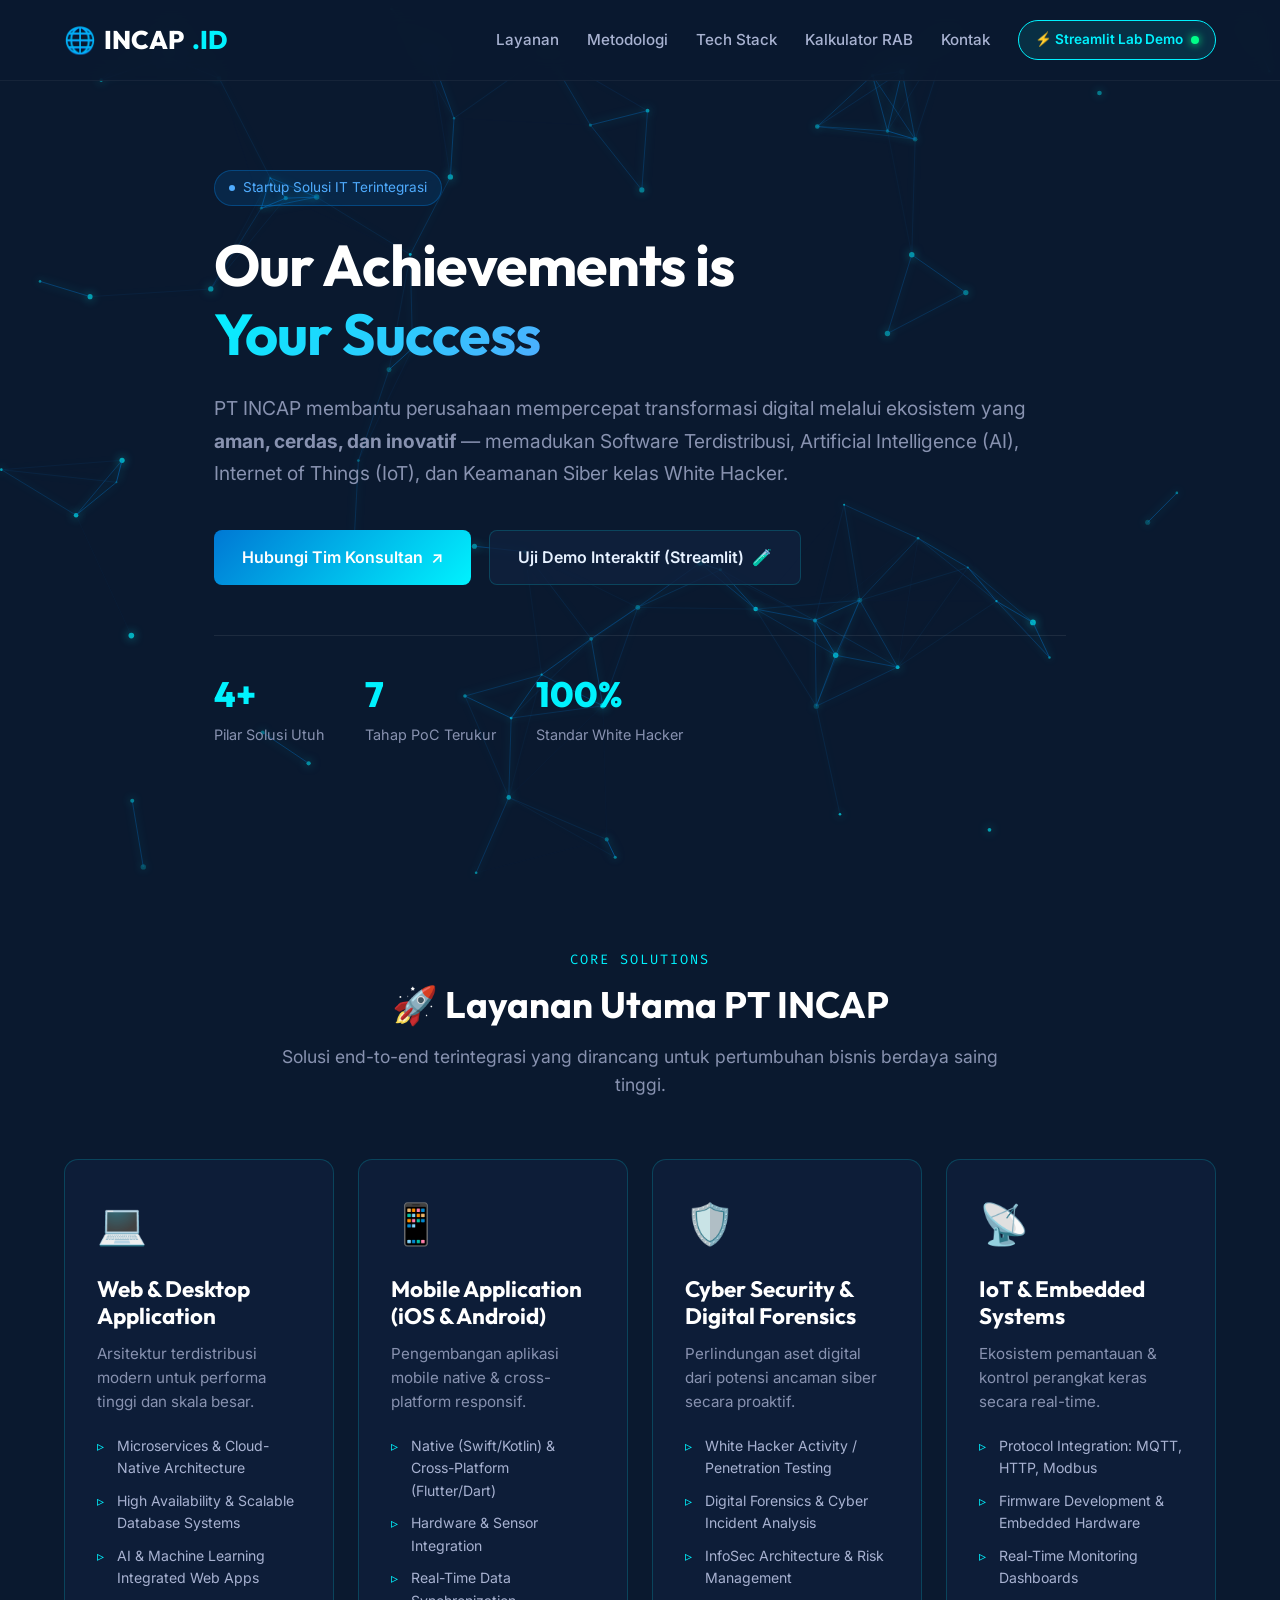
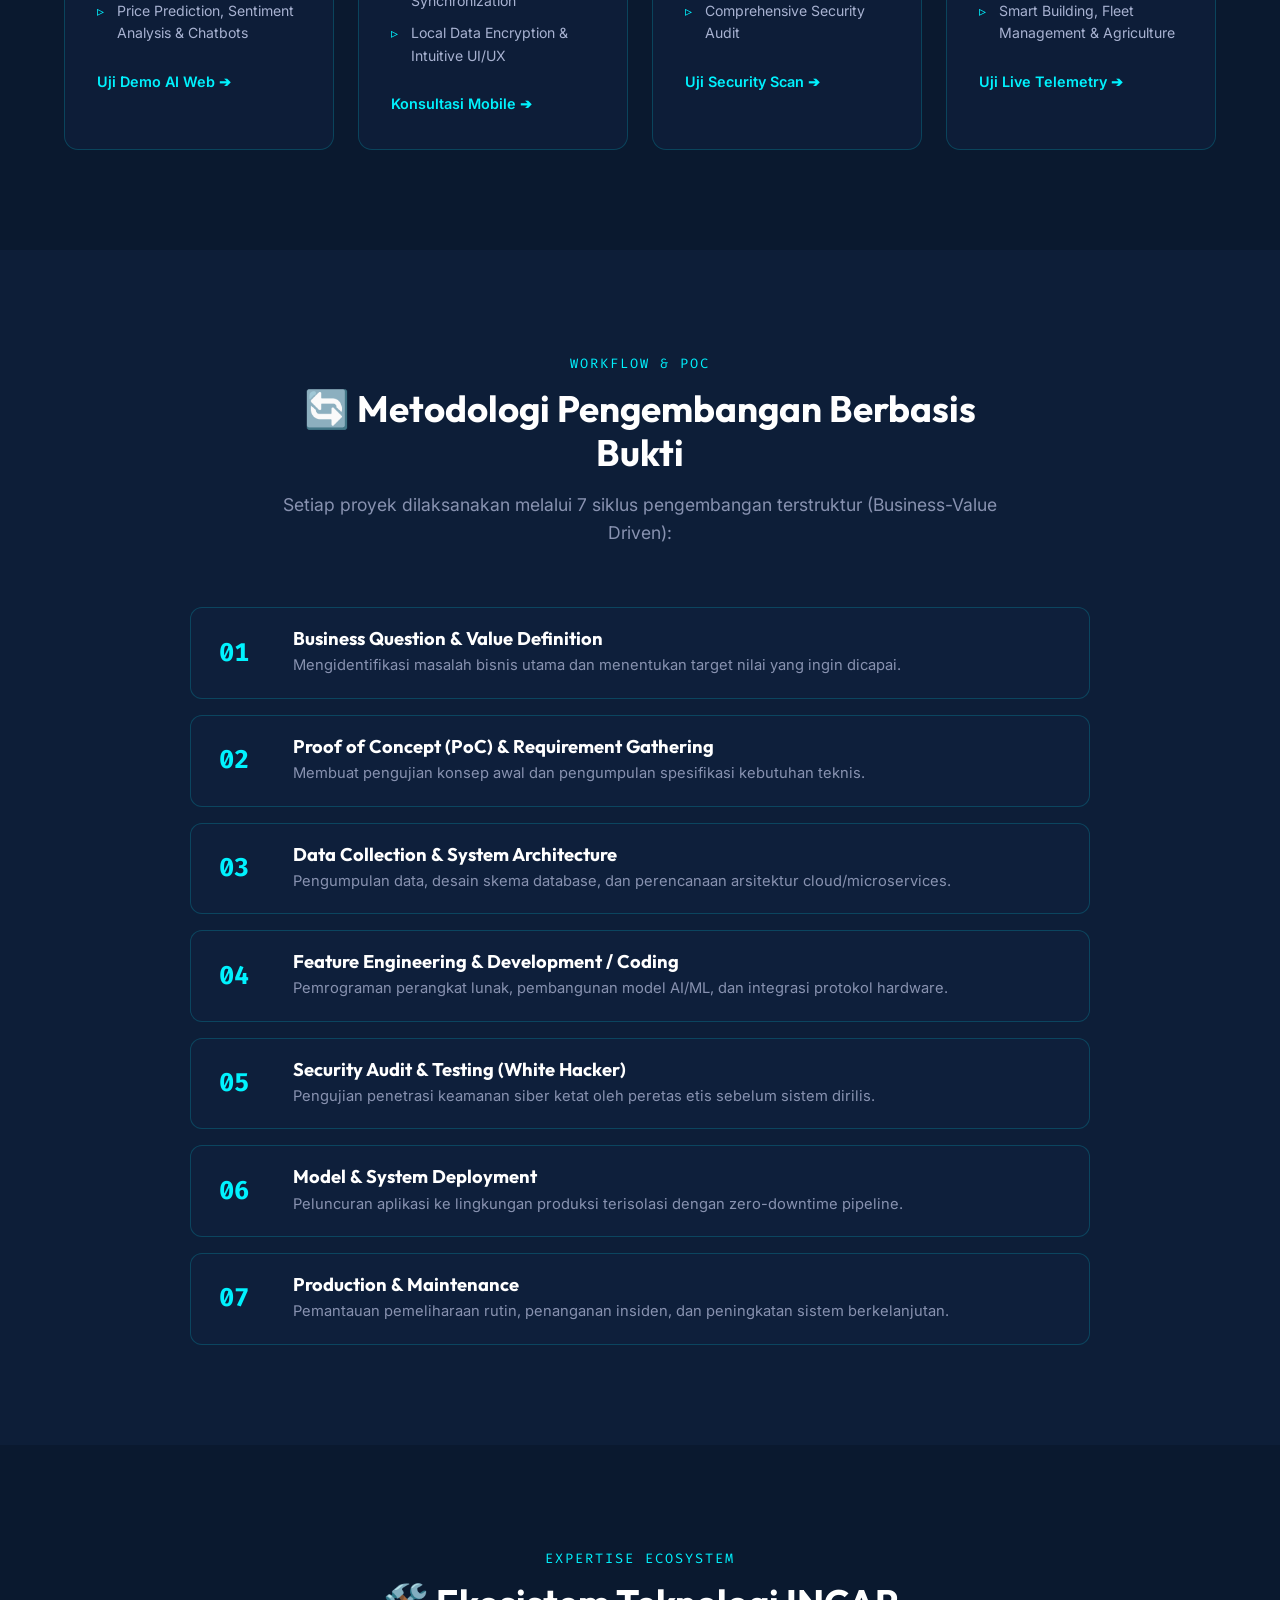
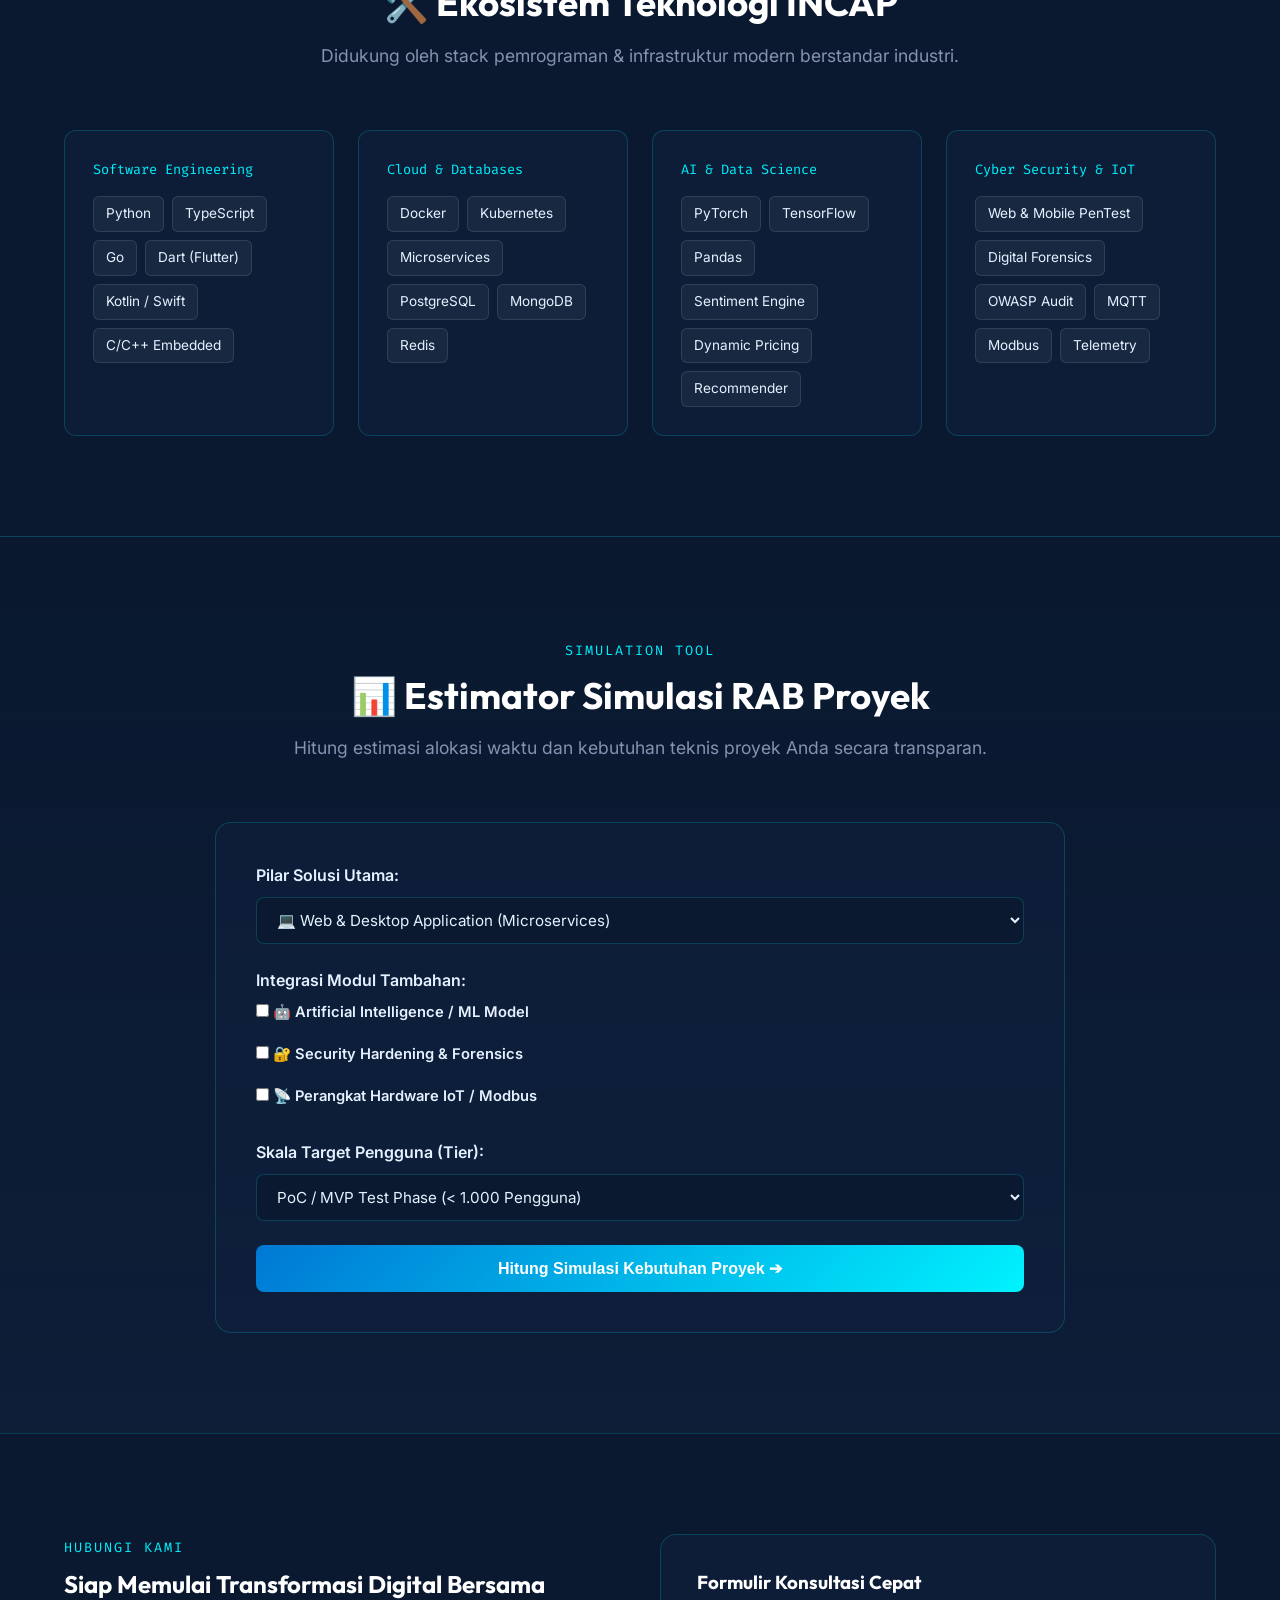
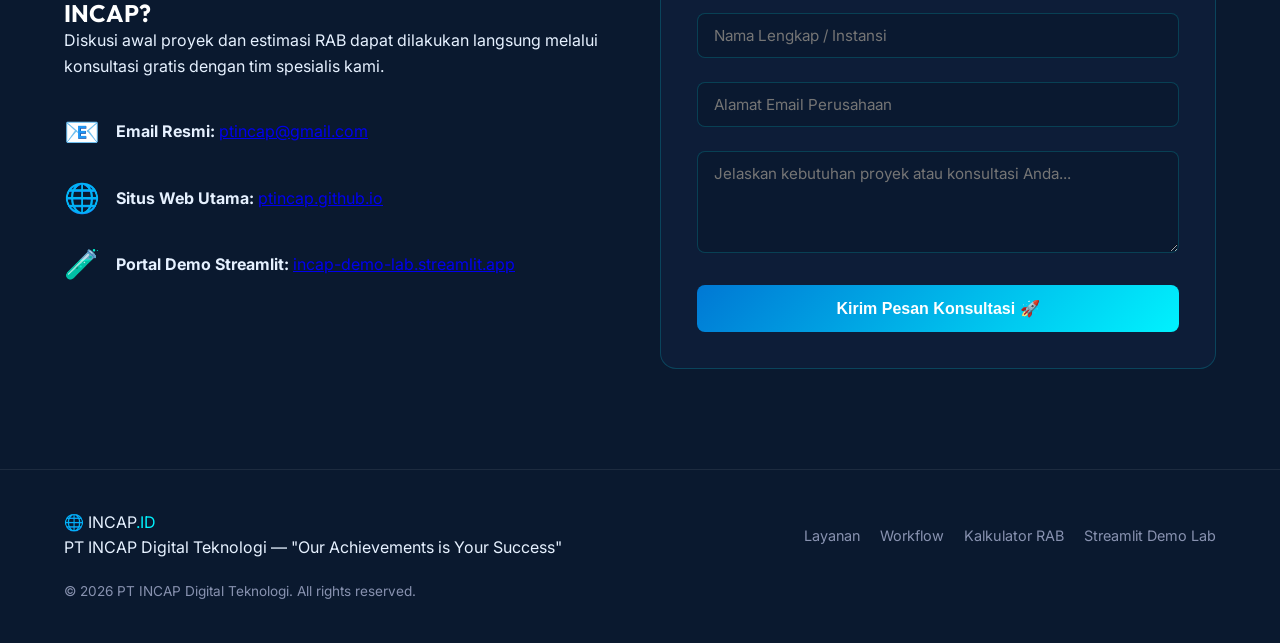
<file: index.html>
<!DOCTYPE html>
<html lang="id">
<head>
    <meta charset="UTF-8">
    <meta name="viewport" content="width=device-width, initial-scale=1.0">
    <title>PT INCAP | Solutions for Safe, Smart & Innovative Ecosystem</title>
    <meta name="description" content="PT INCAP penyedia solusi IT terdepan: Web & Mobile App, Cyber Security & Digital Forensics, AI/Data Science, dan IoT Systems.">
    <meta name="keywords" content="PT INCAP, Konsultan IT, Cyber Security, Digital Forensics, IoT, AI, Machine Learning, Web Development, Mobile App">
    
    <!-- Open Graph SEO -->
    <meta property="og:title" content="PT INCAP | Safe, Smart & Innovative Ecosystem">
    <meta property="og:description" content="Our Achievements is Your Success. Solusi IT Terintegrasi: Web, Mobile, AI, IoT & Cyber Security.">
    <meta property="og:type" content="website">
    <meta property="og:url" content="https://ptincap.github.io">

    <!-- Google Fonts -->
    <link rel="preconnect" href="https://fonts.googleapis.com">
    <link rel="preconnect" href="https://fonts.gstatic.com" crossorigin>
    <link href="https://fonts.googleapis.com/css2?family=Inter:wght@300;400;500;600;700&family=Outfit:wght@500;700;800&family=Fira+Code:wght@400;600&display=swap" rel="stylesheet">
    
    <!-- Custom Stylesheet -->
    <link rel="stylesheet" href="assets/css/style.css">
</head>
<body>

    <!-- Dynamic Particle Canvas -->
    <canvas id="particle-canvas"></canvas>

    <!-- Navigation Header -->
    <header class="header">
        <nav class="navbar container">
            <a href="#" class="logo">
                <span class="logo-icon">🌐</span> INCAP<span class="logo-accent">.ID</span>
            </a>
            <ul class="nav-menu" id="nav-menu">
                <li class="nav-item"><a href="#services" class="nav-link">Layanan</a></li>
                <li class="nav-item"><a href="#workflow" class="nav-link">Metodologi</a></li>
                <li class="nav-item"><a href="#techstack" class="nav-link">Tech Stack</a></li>
                <li class="nav-item"><a href="#rab-calculator" class="nav-link">Kalkulator RAB</a></li>
                <li class="nav-item"><a href="#contact" class="nav-link">Kontak</a></li>
                <li class="nav-item">
                    <a href="https://incap-demo-lab.streamlit.app" target="_blank" rel="noopener noreferrer" class="btn-demo-badge">
                        ⚡ Streamlit Lab Demo <span class="badge-pulse"></span>
                    </a>
                </li>
            </ul>
            <div class="hamburger" id="hamburger">
                <span class="bar"></span>
                <span class="bar"></span>
                <span class="bar"></span>
            </div>
        </nav>
    </header>

    <!-- Hero Section -->
    <section class="hero-section">
        <div class="container hero-container">
            <div class="hero-badge">
                <span class="pulse-dot"></span> Startup Solusi IT Terintegrasi
            </div>
            <h1 class="hero-title">
                Our Achievements is <br>
                <span class="gradient-text">Your Success</span>
            </h1>
            <p class="hero-description">
                PT INCAP membantu perusahaan mempercepat transformasi digital melalui ekosistem yang 
                <strong>aman, cerdas, dan inovatif</strong> — memadukan Software Terdistribusi, Artificial Intelligence (AI), 
                Internet of Things (IoT), dan Keamanan Siber kelas White Hacker.
            </p>
            <div class="hero-actions">
                <a href="#contact" class="btn-primary">
                    <span>Hubungi Tim Konsultan</span> ↗
                </a>
                <a href="https://incap-demo-lab.streamlit.app" target="_blank" rel="noopener noreferrer" class="btn-secondary">
                    <span>Uji Demo Interaktif (Streamlit)</span> 🧪
                </a>
            </div>
            <div class="hero-stats">
                <div class="stat-item">
                    <span class="stat-number">4+</span>
                    <span class="stat-label">Pilar Solusi Utuh</span>
                </div>
                <div class="stat-item">
                    <span class="stat-number">7</span>
                    <span class="stat-label">Tahap PoC Terukur</span>
                </div>
                <div class="stat-item">
                    <span class="stat-number">100%</span>
                    <span class="stat-label">Standar White Hacker</span>
                </div>
            </div>
        </div>
    </section>

    <!-- Core Solutions Section -->
    <section id="services" class="section">
        <div class="container">
            <div class="section-header">
                <span class="section-tag">CORE SOLUTIONS</span>
                <h2 class="section-title">🚀 Layanan Utama PT INCAP</h2>
                <p class="section-subtitle">Solusi end-to-end terintegrasi yang dirancang untuk pertumbuhan bisnis berdaya saing tinggi.</p>
            </div>

            <div class="services-grid">
                
                <!-- Service Card 1 -->
                <div class="service-card">
                    <div class="card-glass-glow"></div>
                    <div class="service-icon">💻</div>
                    <h3 class="service-name">Web & Desktop Application</h3>
                    <p class="service-desc">Arsitektur terdistribusi modern untuk performa tinggi dan skala besar.</p>
                    <ul class="service-list">
                        <li>Microservices & Cloud-Native Architecture</li>
                        <li>High Availability & Scalable Database Systems</li>
                        <li>AI & Machine Learning Integrated Web Apps</li>
                        <li>Price Prediction, Sentiment Analysis & Chatbots</li>
                    </ul>
                    <a href="https://incap-demo-lab.streamlit.app" target="_blank" class="card-link">Uji Demo AI Web ➔</a>
                </div>

                <!-- Service Card 2 -->
                <div class="service-card">
                    <div class="card-glass-glow"></div>
                    <div class="service-icon">📱</div>
                    <h3 class="service-name">Mobile Application (iOS & Android)</h3>
                    <p class="service-desc">Pengembangan aplikasi mobile native & cross-platform responsif.</p>
                    <ul class="service-list">
                        <li>Native (Swift/Kotlin) & Cross-Platform (Flutter/Dart)</li>
                        <li>Hardware & Sensor Integration</li>
                        <li>Real-Time Data Synchronization</li>
                        <li>Local Data Encryption & Intuitive UI/UX</li>
                    </ul>
                    <a href="#contact" class="card-link">Konsultasi Mobile ➔</a>
                </div>

                <!-- Service Card 3 -->
                <div class="service-card">
                    <div class="card-glass-glow"></div>
                    <div class="service-icon">🛡️</div>
                    <h3 class="service-name">Cyber Security & Digital Forensics</h3>
                    <p class="service-desc">Perlindungan aset digital dari potensi ancaman siber secara proaktif.</p>
                    <ul class="service-list">
                        <li>White Hacker Activity / Penetration Testing</li>
                        <li>Digital Forensics & Cyber Incident Analysis</li>
                        <li>InfoSec Architecture & Risk Management</li>
                        <li>Comprehensive Security Audit</li>
                    </ul>
                    <a href="https://incap-demo-lab.streamlit.app" target="_blank" class="card-link">Uji Security Scan ➔</a>
                </div>

                <!-- Service Card 4 -->
                <div class="service-card">
                    <div class="card-glass-glow"></div>
                    <div class="service-icon">📡</div>
                    <h3 class="service-name">IoT & Embedded Systems</h3>
                    <p class="service-desc">Ekosistem pemantauan & kontrol perangkat keras secara real-time.</p>
                    <ul class="service-list">
                        <li>Protocol Integration: MQTT, HTTP, Modbus</li>
                        <li>Firmware Development & Embedded Hardware</li>
                        <li>Real-Time Monitoring Dashboards</li>
                        <li>Smart Building, Fleet Management & Agriculture</li>
                    </ul>
                    <a href="https://incap-demo-lab.streamlit.app" target="_blank" class="card-link">Uji Live Telemetry ➔</a>
                </div>

            </div>
        </div>
    </section>

    <!-- PoC Workflow Section -->
    <section id="workflow" class="section alt-bg">
        <div class="container">
            <div class="section-header">
                <span class="section-tag">WORKFLOW & POC</span>
                <h2 class="section-title">🔄 Metodologi Pengembangan Berbasis Bukti</h2>
                <p class="section-subtitle">Setiap proyek dilaksanakan melalui 7 siklus pengembangan terstruktur (Business-Value Driven):</p>
            </div>

            <div class="workflow-timeline">
                <div class="workflow-step">
                    <div class="step-number">01</div>
                    <div class="step-content">
                        <h4>Business Question & Value Definition</h4>
                        <p>Mengidentifikasi masalah bisnis utama dan menentukan target nilai yang ingin dicapai.</p>
                    </div>
                </div>
                <div class="workflow-step">
                    <div class="step-number">02</div>
                    <div class="step-content">
                        <h4>Proof of Concept (PoC) & Requirement Gathering</h4>
                        <p>Membuat pengujian konsep awal dan pengumpulan spesifikasi kebutuhan teknis.</p>
                    </div>
                </div>
                <div class="workflow-step">
                    <div class="step-number">03</div>
                    <div class="step-content">
                        <h4>Data Collection & System Architecture</h4>
                        <p>Pengumpulan data, desain skema database, dan perencanaan arsitektur cloud/microservices.</p>
                    </div>
                </div>
                <div class="workflow-step">
                    <div class="step-number">04</div>
                    <div class="step-content">
                        <h4>Feature Engineering & Development / Coding</h4>
                        <p>Pemrograman perangkat lunak, pembangunan model AI/ML, dan integrasi protokol hardware.</p>
                    </div>
                </div>
                <div class="workflow-step">
                    <div class="step-number">05</div>
                    <div class="step-content">
                        <h4>Security Audit & Testing (White Hacker)</h4>
                        <p>Pengujian penetrasi keamanan siber ketat oleh peretas etis sebelum sistem dirilis.</p>
                    </div>
                </div>
                <div class="workflow-step">
                    <div class="step-number">06</div>
                    <div class="step-content">
                        <h4>Model & System Deployment</h4>
                        <p>Peluncuran aplikasi ke lingkungan produksi terisolasi dengan zero-downtime pipeline.</p>
                    </div>
                </div>
                <div class="workflow-step">
                    <div class="step-number">07</div>
                    <div class="step-content">
                        <h4>Production & Maintenance</h4>
                        <p>Pemantauan pemeliharaan rutin, penanganan insiden, dan peningkatan sistem berkelanjutan.</p>
                    </div>
                </div>
            </div>
        </div>
    </section>

    <!-- Tech Stack Ecosystem Section -->
    <section id="techstack" class="section">
        <div class="container">
            <div class="section-header">
                <span class="section-tag">EXPERTISE ECOSYSTEM</span>
                <h2 class="section-title">🛠️ Ekosistem Teknologi INCAP</h2>
                <p class="section-subtitle">Didukung oleh stack pemrograman & infrastruktur modern berstandar industri.</p>
            </div>

            <div class="tech-grid">
                <div class="tech-box">
                    <span class="tech-category">Software Engineering</span>
                    <div class="tech-tags">
                        <span class="tag">Python</span>
                        <span class="tag">TypeScript</span>
                        <span class="tag">Go</span>
                        <span class="tag">Dart (Flutter)</span>
                        <span class="tag">Kotlin / Swift</span>
                        <span class="tag">C/C++ Embedded</span>
                    </div>
                </div>
                <div class="tech-box">
                    <span class="tech-category">Cloud & Databases</span>
                    <div class="tech-tags">
                        <span class="tag">Docker</span>
                        <span class="tag">Kubernetes</span>
                        <span class="tag">Microservices</span>
                        <span class="tag">PostgreSQL</span>
                        <span class="tag">MongoDB</span>
                        <span class="tag">Redis</span>
                    </div>
                </div>
                <div class="tech-box">
                    <span class="tech-category">AI & Data Science</span>
                    <div class="tech-tags">
                        <span class="tag">PyTorch</span>
                        <span class="tag">TensorFlow</span>
                        <span class="tag">Pandas</span>
                        <span class="tag">Sentiment Engine</span>
                        <span class="tag">Dynamic Pricing</span>
                        <span class="tag">Recommender</span>
                    </div>
                </div>
                <div class="tech-box">
                    <span class="tech-category">Cyber Security & IoT</span>
                    <div class="tech-tags">
                        <span class="tag">Web & Mobile PenTest</span>
                        <span class="tag">Digital Forensics</span>
                        <span class="tag">OWASP Audit</span>
                        <span class="tag">MQTT</span>
                        <span class="tag">Modbus</span>
                        <span class="tag">Telemetry</span>
                    </div>
                </div>
            </div>
        </div>
    </section>

    <!-- Interactive RAB Estimator Tool -->
    <section id="rab-calculator" class="section glass-section">
        <div class="container">
            <div class="section-header">
                <span class="section-tag">SIMULATION TOOL</span>
                <h2 class="section-title">📊 Estimator Simulasi RAB Proyek</h2>
                <p class="section-subtitle">Hitung estimasi alokasi waktu dan kebutuhan teknis proyek Anda secara transparan.</p>
            </div>

            <div class="rab-calculator-card">
                <div class="calculator-form">
                    <div class="form-group">
                        <label for="solusi-type">Pilar Solusi Utama:</label>
                        <select id="solusi-type" class="form-control">
                            <option value="web">💻 Web & Desktop Application (Microservices)</option>
                            <option value="mobile">📱 Mobile App (iOS & Android)</option>
                            <option value="security">🛡️ Cyber Security & Penetration Testing</option>
                            <option value="iot">📡 IoT Real-Time System & Sensors</option>
                        </select>
                    </div>

                    <div class="form-group">
                        <label>Integrasi Modul Tambahan:</label>
                        <div class="checkbox-options">
                            <label class="checkbox-label">
                                <input type="checkbox" id="modul-ai" value="ai">
                                <span>🤖 Artificial Intelligence / ML Model</span>
                            </label>
                            <label class="checkbox-label">
                                <input type="checkbox" id="modul-sec" value="sec">
                                <span>🔐 Security Hardening & Forensics</span>
                            </label>
                            <label class="checkbox-label">
                                <input type="checkbox" id="modul-iot" value="iot">
                                <span>📡 Perangkat Hardware IoT / Modbus</span>
                            </label>
                        </div>
                    </div>

                    <div class="form-group">
                        <label for="scale-tier">Skala Target Pengguna (Tier):</label>
                        <select id="scale-tier" class="form-control">
                            <option value="poc">PoC / MVP Test Phase (< 1.000 Pengguna)</option>
                            <option value="medium">Medium Enterprise (1.000 - 50.000 Pengguna)</option>
                            <option value="high">High Availability Enterprise (> 100.000 Pengguna)</option>
                        </select>
                    </div>

                    <button type="button" onclick="calculateRAB()" class="btn-primary btn-block">
                        Hitung Simulasi Kebutuhan Proyek ➔
                    </button>
                </div>

                <div id="rab-output" class="calculator-output hidden">
                    <div class="output-header">
                        <h4>📋 Hasil Estimasi Rencana Proyek</h4>
                        <span class="badge-status">Siap Diuji di PoC</span>
                    </div>
                    <div class="output-body" id="rab-output-content">
                        <!-- Dynamic JS Output -->
                    </div>
                </div>
            </div>
        </div>
    </section>

    <!-- Fast Consultation Contact Section -->
    <section id="contact" class="section">
        <div class="container">
            <div class="contact-wrapper">
                <div class="contact-info">
                    <span class="section-tag">HUBUNGI KAMI</span>
                    <h2>Siap Memulai Transformasi Digital Bersama INCAP?</h2>
                    <p>Diskusi awal proyek dan estimasi RAB dapat dilakukan langsung melalui konsultasi gratis dengan tim spesialis kami.</p>
                    
                    <div class="contact-details">
                        <div class="contact-detail-item">
                            <span class="contact-icon">📧</span>
                            <div>
                                <strong>Email Resmi:</strong>
                                <a href="mailto:ptincap@gmail.com">ptincap@gmail.com</a>
                            </div>
                        </div>
                        <div class="contact-detail-item">
                            <span class="contact-icon">🌐</span>
                            <div>
                                <strong>Situs Web Utama:</strong>
                                <a href="https://ptincap.github.io">ptincap.github.io</a>
                            </div>
                        </div>
                        <div class="contact-detail-item">
                            <span class="contact-icon">🧪</span>
                            <div>
                                <strong>Portal Demo Streamlit:</strong>
                                <a href="https://incap-demo-lab.streamlit.app" target="_blank">incap-demo-lab.streamlit.app</a>
                            </div>
                        </div>
                    </div>
                </div>

                <div class="contact-form-card">
                    <h3>Formulir Konsultasi Cepat</h3>
                    <form id="lead-form" onsubmit="handleFormSubmit(event)">
                        <div class="form-group">
                            <input type="text" id="contact-name" class="form-control" placeholder="Nama Lengkap / Instansi" required>
                        </div>
                        <div class="form-group">
                            <input type="email" id="contact-email" class="form-control" placeholder="Alamat Email Perusahaan" required>
                        </div>
                        <div class="form-group">
                            <textarea id="contact-message" class="form-control" rows="4" placeholder="Jelaskan kebutuhan proyek atau konsultasi Anda..." required></textarea>
                        </div>
                        <button type="submit" class="btn-primary btn-block">Kirim Pesan Konsultasi 🚀</button>
                    </form>
                    <div id="form-feedback" class="form-feedback hidden"></div>
                </div>
            </div>
        </div>
    </section>

    <!-- Footer -->
    <footer class="footer">
        <div class="container footer-container">
            <div class="footer-brand">
                <span class="logo-icon">🌐</span> INCAP<span class="logo-accent">.ID</span>
                <p>PT INCAP Digital Teknologi — "Our Achievements is Your Success"</p>
            </div>
            <div class="footer-links">
                <a href="#services">Layanan</a>
                <a href="#workflow">Workflow</a>
                <a href="#rab-calculator">Kalkulator RAB</a>
                <a href="https://incap-demo-lab.streamlit.app" target="_blank">Streamlit Demo Lab</a>
            </div>
            <div class="footer-copy">
                <p>© 2026 PT INCAP Digital Teknologi. All rights reserved.</p>
            </div>
        </div>
    </footer>

    <!-- JavaScript Files -->
    <script src="assets/js/particles.js"></script>
    <script src="assets/js/rab-calculator.js"></script>
    <script src="assets/js/main.js"></script>
</body>
</html>
</file>
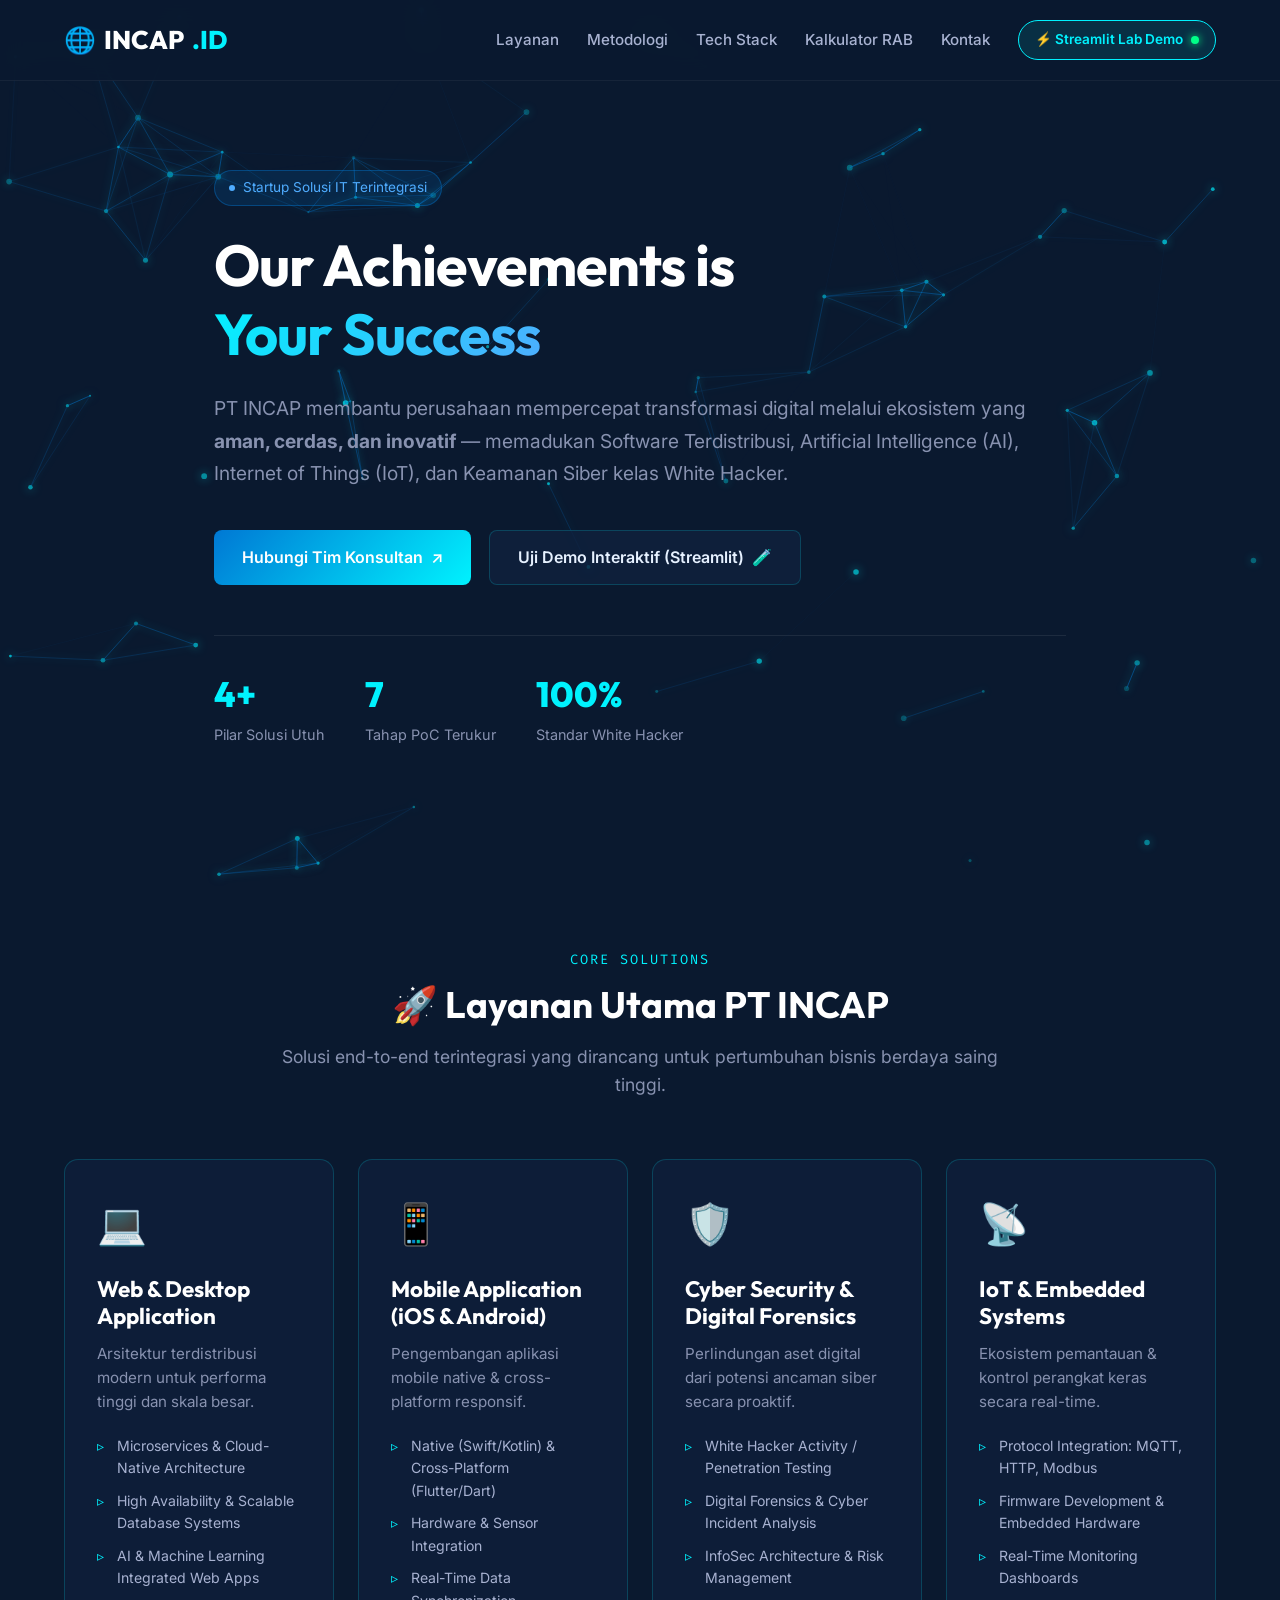
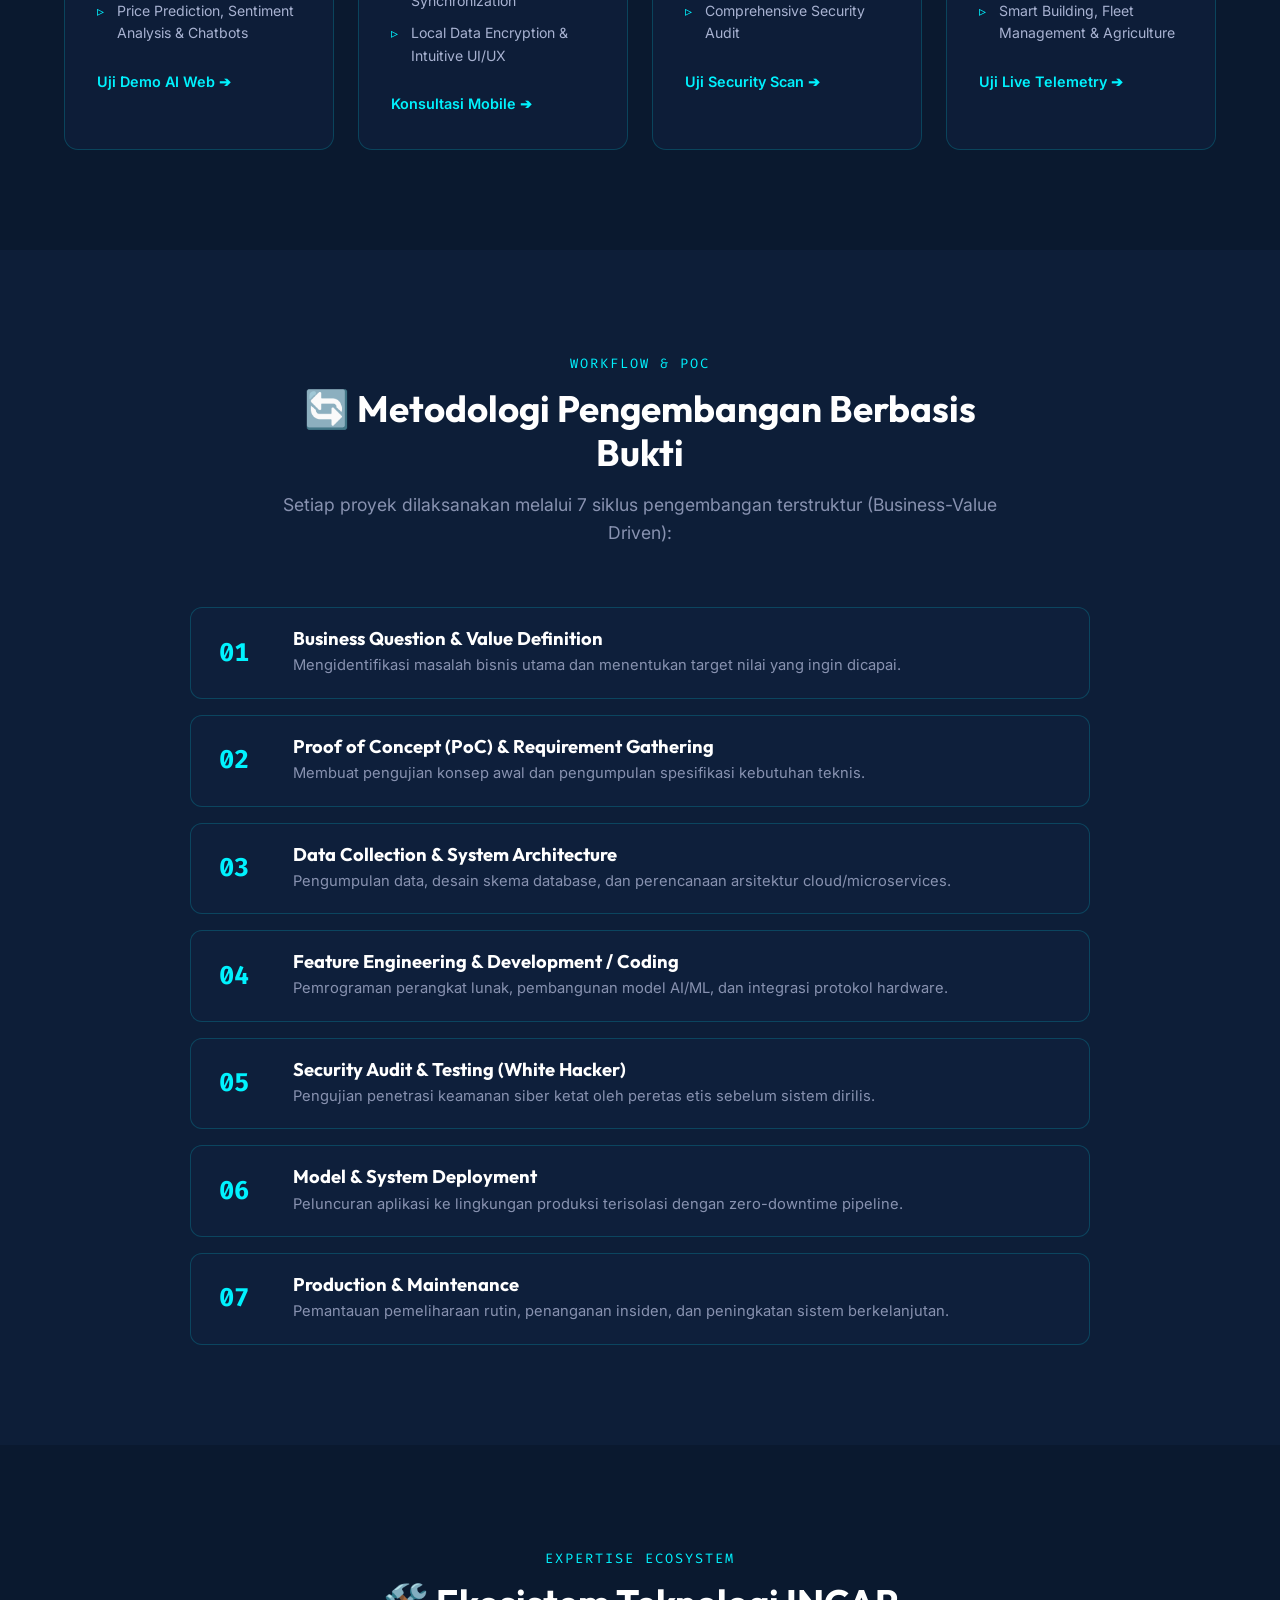
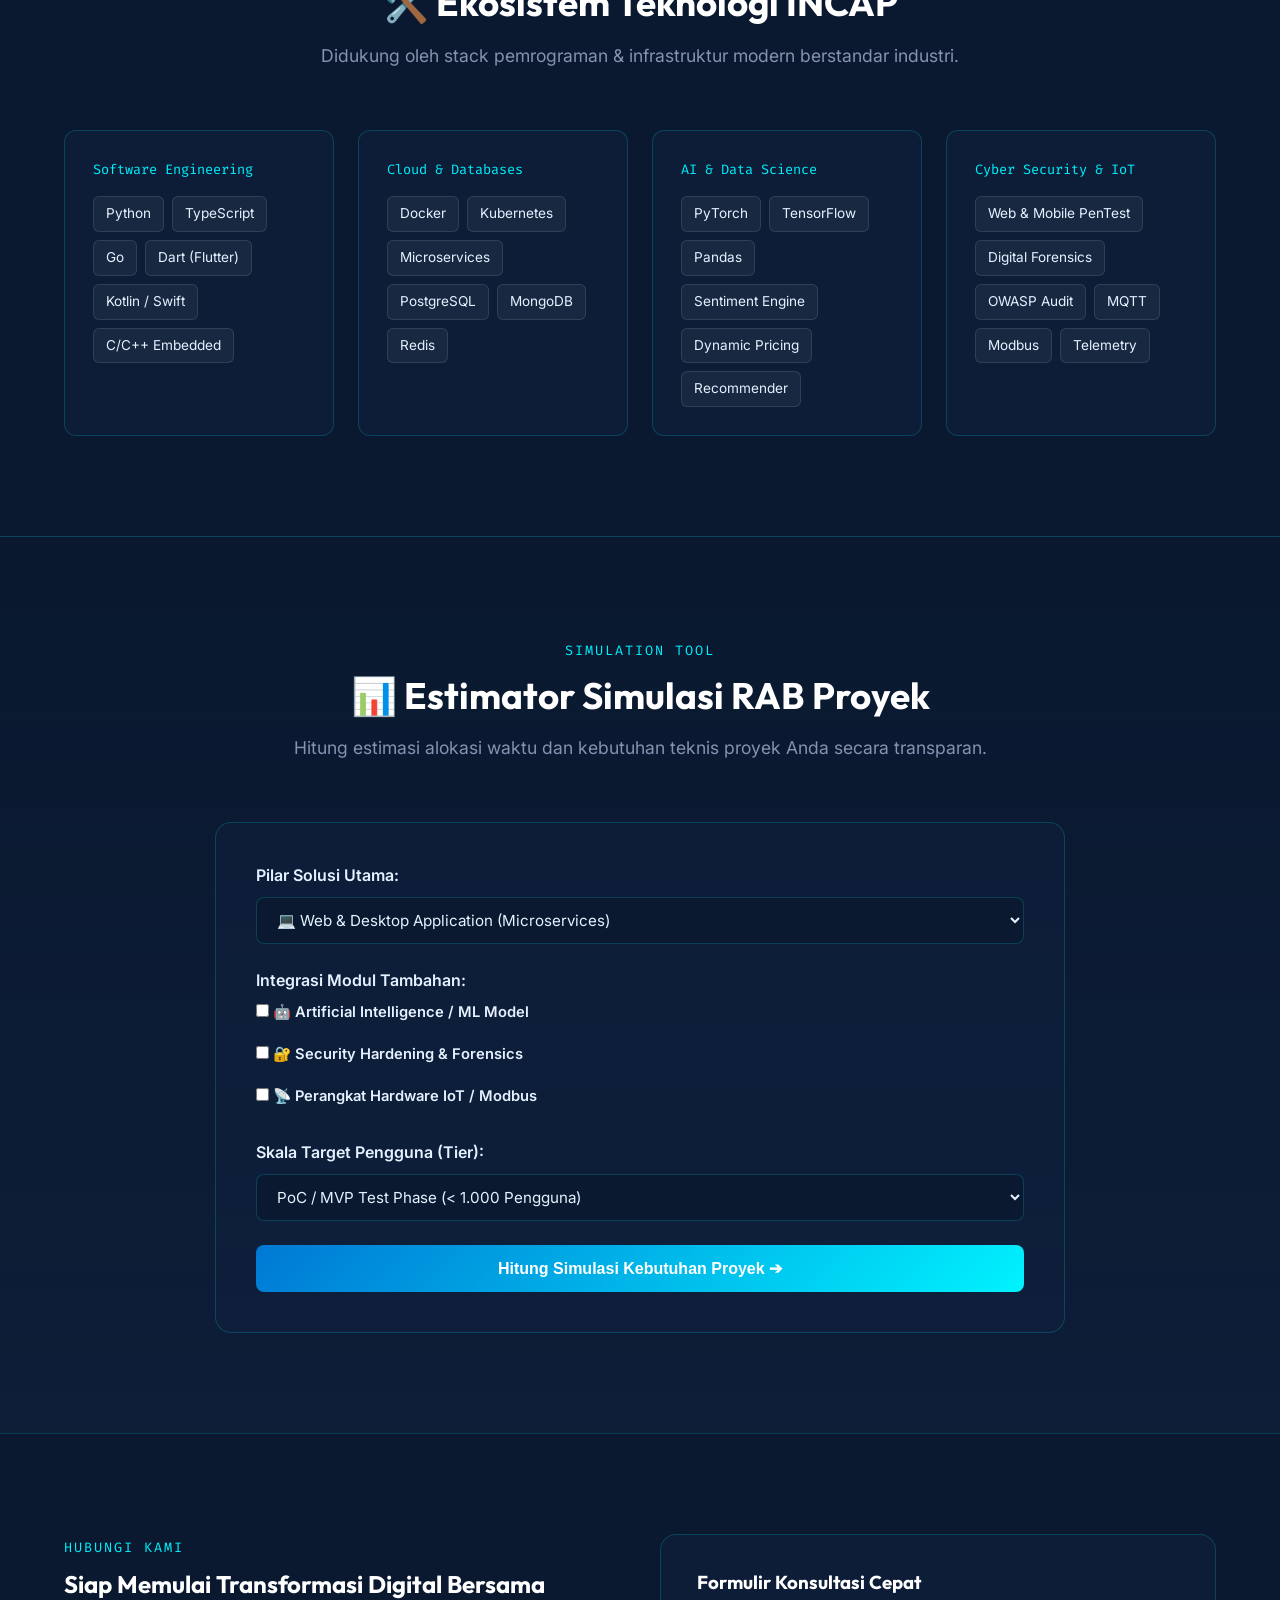
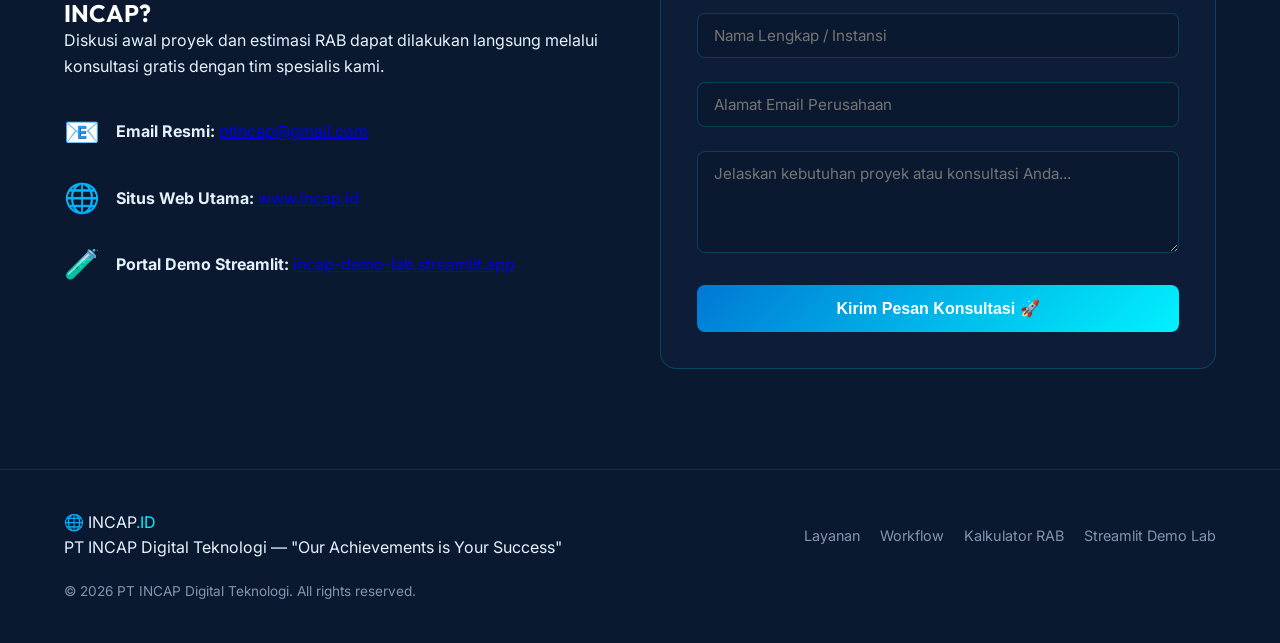
<file: github_pages_site/index.html>
<!DOCTYPE html>
<html lang="id">
<head>
    <meta charset="UTF-8">
    <meta name="viewport" content="width=device-width, initial-scale=1.0">
    <title>PT INCAP | Solutions for Safe, Smart & Innovative Ecosystem</title>
    <meta name="description" content="PT INCAP penyedia solusi IT terdepan: Web & Mobile App, Cyber Security & Digital Forensics, AI/Data Science, dan IoT Systems.">
    <meta name="keywords" content="PT INCAP, Konsultan IT, Cyber Security, Digital Forensics, IoT, AI, Machine Learning, Web Development, Mobile App">
    
    <!-- Open Graph SEO -->
    <meta property="og:title" content="PT INCAP | Safe, Smart & Innovative Ecosystem">
    <meta property="og:description" content="Our Achievements is Your Success. Solusi IT Terintegrasi: Web, Mobile, AI, IoT & Cyber Security.">
    <meta property="og:type" content="website">
    <meta property="og:url" content="https://www.incap.id">

    <!-- Google Fonts -->
    <link rel="preconnect" href="https://fonts.googleapis.com">
    <link rel="preconnect" href="https://fonts.gstatic.com" crossorigin>
    <link href="https://fonts.googleapis.com/css2?family=Inter:wght@300;400;500;600;700&family=Outfit:wght@500;700;800&family=Fira+Code:wght@400;600&display=swap" rel="stylesheet">
    
    <!-- Custom Stylesheet -->
    <link rel="stylesheet" href="assets/css/style.css">
</head>
<body>

    <!-- Dynamic Particle Canvas -->
    <canvas id="particle-canvas"></canvas>

    <!-- Navigation Header -->
    <header class="header">
        <nav class="navbar container">
            <a href="#" class="logo">
                <span class="logo-icon">🌐</span> INCAP<span class="logo-accent">.ID</span>
            </a>
            <ul class="nav-menu" id="nav-menu">
                <li class="nav-item"><a href="#services" class="nav-link">Layanan</a></li>
                <li class="nav-item"><a href="#workflow" class="nav-link">Metodologi</a></li>
                <li class="nav-item"><a href="#techstack" class="nav-link">Tech Stack</a></li>
                <li class="nav-item"><a href="#rab-calculator" class="nav-link">Kalkulator RAB</a></li>
                <li class="nav-item"><a href="#contact" class="nav-link">Kontak</a></li>
                <li class="nav-item">
                    <a href="https://incap-demo-lab.streamlit.app" target="_blank" rel="noopener noreferrer" class="btn-demo-badge">
                        ⚡ Streamlit Lab Demo <span class="badge-pulse"></span>
                    </a>
                </li>
            </ul>
            <div class="hamburger" id="hamburger">
                <span class="bar"></span>
                <span class="bar"></span>
                <span class="bar"></span>
            </div>
        </nav>
    </header>

    <!-- Hero Section -->
    <section class="hero-section">
        <div class="container hero-container">
            <div class="hero-badge">
                <span class="pulse-dot"></span> Startup Solusi IT Terintegrasi
            </div>
            <h1 class="hero-title">
                Our Achievements is <br>
                <span class="gradient-text">Your Success</span>
            </h1>
            <p class="hero-description">
                PT INCAP membantu perusahaan mempercepat transformasi digital melalui ekosistem yang 
                <strong>aman, cerdas, dan inovatif</strong> — memadukan Software Terdistribusi, Artificial Intelligence (AI), 
                Internet of Things (IoT), dan Keamanan Siber kelas White Hacker.
            </p>
            <div class="hero-actions">
                <a href="#contact" class="btn-primary">
                    <span>Hubungi Tim Konsultan</span> ↗
                </a>
                <a href="https://incap-demo-lab.streamlit.app" target="_blank" rel="noopener noreferrer" class="btn-secondary">
                    <span>Uji Demo Interaktif (Streamlit)</span> 🧪
                </a>
            </div>
            <div class="hero-stats">
                <div class="stat-item">
                    <span class="stat-number">4+</span>
                    <span class="stat-label">Pilar Solusi Utuh</span>
                </div>
                <div class="stat-item">
                    <span class="stat-number">7</span>
                    <span class="stat-label">Tahap PoC Terukur</span>
                </div>
                <div class="stat-item">
                    <span class="stat-number">100%</span>
                    <span class="stat-label">Standar White Hacker</span>
                </div>
            </div>
        </div>
    </section>

    <!-- Core Solutions Section -->
    <section id="services" class="section">
        <div class="container">
            <div class="section-header">
                <span class="section-tag">CORE SOLUTIONS</span>
                <h2 class="section-title">🚀 Layanan Utama PT INCAP</h2>
                <p class="section-subtitle">Solusi end-to-end terintegrasi yang dirancang untuk pertumbuhan bisnis berdaya saing tinggi.</p>
            </div>

            <div class="services-grid">
                
                <!-- Service Card 1 -->
                <div class="service-card">
                    <div class="card-glass-glow"></div>
                    <div class="service-icon">💻</div>
                    <h3 class="service-name">Web & Desktop Application</h3>
                    <p class="service-desc">Arsitektur terdistribusi modern untuk performa tinggi dan skala besar.</p>
                    <ul class="service-list">
                        <li>Microservices & Cloud-Native Architecture</li>
                        <li>High Availability & Scalable Database Systems</li>
                        <li>AI & Machine Learning Integrated Web Apps</li>
                        <li>Price Prediction, Sentiment Analysis & Chatbots</li>
                    </ul>
                    <a href="https://incap-demo-lab.streamlit.app" target="_blank" class="card-link">Uji Demo AI Web ➔</a>
                </div>

                <!-- Service Card 2 -->
                <div class="service-card">
                    <div class="card-glass-glow"></div>
                    <div class="service-icon">📱</div>
                    <h3 class="service-name">Mobile Application (iOS & Android)</h3>
                    <p class="service-desc">Pengembangan aplikasi mobile native & cross-platform responsif.</p>
                    <ul class="service-list">
                        <li>Native (Swift/Kotlin) & Cross-Platform (Flutter/Dart)</li>
                        <li>Hardware & Sensor Integration</li>
                        <li>Real-Time Data Synchronization</li>
                        <li>Local Data Encryption & Intuitive UI/UX</li>
                    </ul>
                    <a href="#contact" class="card-link">Konsultasi Mobile ➔</a>
                </div>

                <!-- Service Card 3 -->
                <div class="service-card">
                    <div class="card-glass-glow"></div>
                    <div class="service-icon">🛡️</div>
                    <h3 class="service-name">Cyber Security & Digital Forensics</h3>
                    <p class="service-desc">Perlindungan aset digital dari potensi ancaman siber secara proaktif.</p>
                    <ul class="service-list">
                        <li>White Hacker Activity / Penetration Testing</li>
                        <li>Digital Forensics & Cyber Incident Analysis</li>
                        <li>InfoSec Architecture & Risk Management</li>
                        <li>Comprehensive Security Audit</li>
                    </ul>
                    <a href="https://incap-demo-lab.streamlit.app" target="_blank" class="card-link">Uji Security Scan ➔</a>
                </div>

                <!-- Service Card 4 -->
                <div class="service-card">
                    <div class="card-glass-glow"></div>
                    <div class="service-icon">📡</div>
                    <h3 class="service-name">IoT & Embedded Systems</h3>
                    <p class="service-desc">Ekosistem pemantauan & kontrol perangkat keras secara real-time.</p>
                    <ul class="service-list">
                        <li>Protocol Integration: MQTT, HTTP, Modbus</li>
                        <li>Firmware Development & Embedded Hardware</li>
                        <li>Real-Time Monitoring Dashboards</li>
                        <li>Smart Building, Fleet Management & Agriculture</li>
                    </ul>
                    <a href="https://incap-demo-lab.streamlit.app" target="_blank" class="card-link">Uji Live Telemetry ➔</a>
                </div>

            </div>
        </div>
    </section>

    <!-- PoC Workflow Section -->
    <section id="workflow" class="section alt-bg">
        <div class="container">
            <div class="section-header">
                <span class="section-tag">WORKFLOW & POC</span>
                <h2 class="section-title">🔄 Metodologi Pengembangan Berbasis Bukti</h2>
                <p class="section-subtitle">Setiap proyek dilaksanakan melalui 7 siklus pengembangan terstruktur (Business-Value Driven):</p>
            </div>

            <div class="workflow-timeline">
                <div class="workflow-step">
                    <div class="step-number">01</div>
                    <div class="step-content">
                        <h4>Business Question & Value Definition</h4>
                        <p>Mengidentifikasi masalah bisnis utama dan menentukan target nilai yang ingin dicapai.</p>
                    </div>
                </div>
                <div class="workflow-step">
                    <div class="step-number">02</div>
                    <div class="step-content">
                        <h4>Proof of Concept (PoC) & Requirement Gathering</h4>
                        <p>Membuat pengujian konsep awal dan pengumpulan spesifikasi kebutuhan teknis.</p>
                    </div>
                </div>
                <div class="workflow-step">
                    <div class="step-number">03</div>
                    <div class="step-content">
                        <h4>Data Collection & System Architecture</h4>
                        <p>Pengumpulan data, desain skema database, dan perencanaan arsitektur cloud/microservices.</p>
                    </div>
                </div>
                <div class="workflow-step">
                    <div class="step-number">04</div>
                    <div class="step-content">
                        <h4>Feature Engineering & Development / Coding</h4>
                        <p>Pemrograman perangkat lunak, pembangunan model AI/ML, dan integrasi protokol hardware.</p>
                    </div>
                </div>
                <div class="workflow-step">
                    <div class="step-number">05</div>
                    <div class="step-content">
                        <h4>Security Audit & Testing (White Hacker)</h4>
                        <p>Pengujian penetrasi keamanan siber ketat oleh peretas etis sebelum sistem dirilis.</p>
                    </div>
                </div>
                <div class="workflow-step">
                    <div class="step-number">06</div>
                    <div class="step-content">
                        <h4>Model & System Deployment</h4>
                        <p>Peluncuran aplikasi ke lingkungan produksi terisolasi dengan zero-downtime pipeline.</p>
                    </div>
                </div>
                <div class="workflow-step">
                    <div class="step-number">07</div>
                    <div class="step-content">
                        <h4>Production & Maintenance</h4>
                        <p>Pemantauan pemeliharaan rutin, penanganan insiden, dan peningkatan sistem berkelanjutan.</p>
                    </div>
                </div>
            </div>
        </div>
    </section>

    <!-- Tech Stack Ecosystem Section -->
    <section id="techstack" class="section">
        <div class="container">
            <div class="section-header">
                <span class="section-tag">EXPERTISE ECOSYSTEM</span>
                <h2 class="section-title">🛠️ Ekosistem Teknologi INCAP</h2>
                <p class="section-subtitle">Didukung oleh stack pemrograman & infrastruktur modern berstandar industri.</p>
            </div>

            <div class="tech-grid">
                <div class="tech-box">
                    <span class="tech-category">Software Engineering</span>
                    <div class="tech-tags">
                        <span class="tag">Python</span>
                        <span class="tag">TypeScript</span>
                        <span class="tag">Go</span>
                        <span class="tag">Dart (Flutter)</span>
                        <span class="tag">Kotlin / Swift</span>
                        <span class="tag">C/C++ Embedded</span>
                    </div>
                </div>
                <div class="tech-box">
                    <span class="tech-category">Cloud & Databases</span>
                    <div class="tech-tags">
                        <span class="tag">Docker</span>
                        <span class="tag">Kubernetes</span>
                        <span class="tag">Microservices</span>
                        <span class="tag">PostgreSQL</span>
                        <span class="tag">MongoDB</span>
                        <span class="tag">Redis</span>
                    </div>
                </div>
                <div class="tech-box">
                    <span class="tech-category">AI & Data Science</span>
                    <div class="tech-tags">
                        <span class="tag">PyTorch</span>
                        <span class="tag">TensorFlow</span>
                        <span class="tag">Pandas</span>
                        <span class="tag">Sentiment Engine</span>
                        <span class="tag">Dynamic Pricing</span>
                        <span class="tag">Recommender</span>
                    </div>
                </div>
                <div class="tech-box">
                    <span class="tech-category">Cyber Security & IoT</span>
                    <div class="tech-tags">
                        <span class="tag">Web & Mobile PenTest</span>
                        <span class="tag">Digital Forensics</span>
                        <span class="tag">OWASP Audit</span>
                        <span class="tag">MQTT</span>
                        <span class="tag">Modbus</span>
                        <span class="tag">Telemetry</span>
                    </div>
                </div>
            </div>
        </div>
    </section>

    <!-- Interactive RAB Estimator Tool -->
    <section id="rab-calculator" class="section glass-section">
        <div class="container">
            <div class="section-header">
                <span class="section-tag">SIMULATION TOOL</span>
                <h2 class="section-title">📊 Estimator Simulasi RAB Proyek</h2>
                <p class="section-subtitle">Hitung estimasi alokasi waktu dan kebutuhan teknis proyek Anda secara transparan.</p>
            </div>

            <div class="rab-calculator-card">
                <div class="calculator-form">
                    <div class="form-group">
                        <label for="solusi-type">Pilar Solusi Utama:</label>
                        <select id="solusi-type" class="form-control">
                            <option value="web">💻 Web & Desktop Application (Microservices)</option>
                            <option value="mobile">📱 Mobile App (iOS & Android)</option>
                            <option value="security">🛡️ Cyber Security & Penetration Testing</option>
                            <option value="iot">📡 IoT Real-Time System & Sensors</option>
                        </select>
                    </div>

                    <div class="form-group">
                        <label>Integrasi Modul Tambahan:</label>
                        <div class="checkbox-options">
                            <label class="checkbox-label">
                                <input type="checkbox" id="modul-ai" value="ai">
                                <span>🤖 Artificial Intelligence / ML Model</span>
                            </label>
                            <label class="checkbox-label">
                                <input type="checkbox" id="modul-sec" value="sec">
                                <span>🔐 Security Hardening & Forensics</span>
                            </label>
                            <label class="checkbox-label">
                                <input type="checkbox" id="modul-iot" value="iot">
                                <span>📡 Perangkat Hardware IoT / Modbus</span>
                            </label>
                        </div>
                    </div>

                    <div class="form-group">
                        <label for="scale-tier">Skala Target Pengguna (Tier):</label>
                        <select id="scale-tier" class="form-control">
                            <option value="poc">PoC / MVP Test Phase (< 1.000 Pengguna)</option>
                            <option value="medium">Medium Enterprise (1.000 - 50.000 Pengguna)</option>
                            <option value="high">High Availability Enterprise (> 100.000 Pengguna)</option>
                        </select>
                    </div>

                    <button type="button" onclick="calculateRAB()" class="btn-primary btn-block">
                        Hitung Simulasi Kebutuhan Proyek ➔
                    </button>
                </div>

                <div id="rab-output" class="calculator-output hidden">
                    <div class="output-header">
                        <h4>📋 Hasil Estimasi Rencana Proyek</h4>
                        <span class="badge-status">Siap Diuji di PoC</span>
                    </div>
                    <div class="output-body" id="rab-output-content">
                        <!-- Dynamic JS Output -->
                    </div>
                </div>
            </div>
        </div>
    </section>

    <!-- Fast Consultation Contact Section -->
    <section id="contact" class="section">
        <div class="container">
            <div class="contact-wrapper">
                <div class="contact-info">
                    <span class="section-tag">HUBUNGI KAMI</span>
                    <h2>Siap Memulai Transformasi Digital Bersama INCAP?</h2>
                    <p>Diskusi awal proyek dan estimasi RAB dapat dilakukan langsung melalui konsultasi gratis dengan tim spesialis kami.</p>
                    
                    <div class="contact-details">
                        <div class="contact-detail-item">
                            <span class="contact-icon">📧</span>
                            <div>
                                <strong>Email Resmi:</strong>
                                <a href="mailto:ptincap@gmail.com">ptincap@gmail.com</a>
                            </div>
                        </div>
                        <div class="contact-detail-item">
                            <span class="contact-icon">🌐</span>
                            <div>
                                <strong>Situs Web Utama:</strong>
                                <a href="https://www.incap.id" target="_blank">www.incap.id</a>
                            </div>
                        </div>
                        <div class="contact-detail-item">
                            <span class="contact-icon">🧪</span>
                            <div>
                                <strong>Portal Demo Streamlit:</strong>
                                <a href="https://incap-demo-lab.streamlit.app" target="_blank">incap-demo-lab.streamlit.app</a>
                            </div>
                        </div>
                    </div>
                </div>

                <div class="contact-form-card">
                    <h3>Formulir Konsultasi Cepat</h3>
                    <form id="lead-form" onsubmit="handleFormSubmit(event)">
                        <div class="form-group">
                            <input type="text" id="contact-name" class="form-control" placeholder="Nama Lengkap / Instansi" required>
                        </div>
                        <div class="form-group">
                            <input type="email" id="contact-email" class="form-control" placeholder="Alamat Email Perusahaan" required>
                        </div>
                        <div class="form-group">
                            <textarea id="contact-message" class="form-control" rows="4" placeholder="Jelaskan kebutuhan proyek atau konsultasi Anda..." required></textarea>
                        </div>
                        <button type="submit" class="btn-primary btn-block">Kirim Pesan Konsultasi 🚀</button>
                    </form>
                    <div id="form-feedback" class="form-feedback hidden"></div>
                </div>
            </div>
        </div>
    </section>

    <!-- Footer -->
    <footer class="footer">
        <div class="container footer-container">
            <div class="footer-brand">
                <span class="logo-icon">🌐</span> INCAP<span class="logo-accent">.ID</span>
                <p>PT INCAP Digital Teknologi — "Our Achievements is Your Success"</p>
            </div>
            <div class="footer-links">
                <a href="#services">Layanan</a>
                <a href="#workflow">Workflow</a>
                <a href="#rab-calculator">Kalkulator RAB</a>
                <a href="https://incap-demo-lab.streamlit.app" target="_blank">Streamlit Demo Lab</a>
            </div>
            <div class="footer-copy">
                <p>© 2026 PT INCAP Digital Teknologi. All rights reserved.</p>
            </div>
        </div>
    </footer>

    <!-- JavaScript Files -->
    <script src="assets/js/particles.js"></script>
    <script src="assets/js/rab-calculator.js"></script>
    <script src="assets/js/main.js"></script>
</body>
</html>
</file>
<file: assets/css/style.css>
/* ==========================================================================
   PT INCAP DIGITAL TEKNOLOGI - DESIGN SYSTEM & CSS STYLESHEET
   ========================================================================== */

:root {
    --bg-dark: #0a192f;
    --bg-alt: #0d1e38;
    --card-bg: rgba(16, 33, 62, 0.65);
    --card-border: rgba(0, 242, 254, 0.18);
    --card-hover-border: rgba(0, 242, 254, 0.6);
    --primary-glow: #00f2fe;
    --secondary-glow: #4facfe;
    --accent-blue: #0078d4;
    --text-main: #e6f1ff;
    --text-muted: #8892b0;
    --text-dim: #a8b2d1;
    --font-sans: 'Inter', sans-serif;
    --font-heading: 'Outfit', sans-serif;
    --font-code: 'Fira Code', monospace;
    --transition: all 0.3s cubic-bezier(0.25, 0.8, 0.25, 1);
}

/* Reset & Base Styles */
* {
    margin: 0;
    padding: 0;
    box-sizing: border-box;
}

html {
    scroll-behavior: smooth;
    font-size: 16px;
}

body {
    background-color: var(--bg-dark);
    color: var(--text-main);
    font-family: var(--font-sans);
    line-height: 1.6;
    overflow-x: hidden;
    position: relative;
}

/* Canvas Background */
#particle-canvas {
    position: fixed;
    top: 0;
    left: 0;
    width: 100vw;
    height: 100vh;
    z-index: -1;
    pointer-events: none;
}

/* Layout Utilities */
.container {
    max-width: 1200px;
    margin: 0 auto;
    padding: 0 24px;
}

.section {
    padding: 100px 0;
    position: relative;
}

.section.alt-bg {
    background-color: var(--bg-alt);
}

.glass-section {
    background: linear-gradient(180deg, rgba(10,25,47,0.4) 0%, rgba(16,33,62,0.6) 100%);
    border-top: 1px solid var(--card-border);
    border-bottom: 1px solid var(--card-border);
}

.gradient-text {
    background: linear-gradient(135deg, var(--primary-glow) 0%, var(--secondary-glow) 100%);
    -webkit-background-clip: text;
    -webkit-text-fill-color: transparent;
}

/* Typography & Section Headers */
h1, h2, h3, h4 {
    font-family: var(--font-heading);
    font-weight: 700;
    color: #ffffff;
    line-height: 1.2;
}

.section-header {
    text-align: center;
    max-width: 750px;
    margin: 0 auto 60px auto;
}

.section-tag {
    display: inline-block;
    font-family: var(--font-code);
    font-size: 0.85rem;
    color: var(--primary-glow);
    letter-spacing: 2px;
    margin-bottom: 12px;
    text-transform: uppercase;
}

.section-title {
    font-size: 2.3rem;
    margin-bottom: 16px;
}

.section-subtitle {
    color: var(--text-muted);
    font-size: 1.1rem;
}

/* Navigation Bar */
.header {
    position: fixed;
    top: 0;
    left: 0;
    width: 100%;
    z-index: 1000;
    background: rgba(10, 25, 47, 0.85);
    backdrop-filter: blur(12px);
    border-bottom: 1px solid rgba(255, 255, 255, 0.05);
    transition: var(--transition);
}

.navbar {
    display: flex;
    justify-content: space-between;
    align-items: center;
    height: 80px;
}

.logo {
    font-family: var(--font-heading);
    font-size: 1.6rem;
    font-weight: 800;
    color: #ffffff;
    text-decoration: none;
    display: flex;
    align-items: center;
    gap: 8px;
}

.logo-accent {
    color: var(--primary-glow);
}

.nav-menu {
    display: flex;
    align-items: center;
    list-style: none;
    gap: 28px;
}

.nav-link {
    color: var(--text-dim);
    text-decoration: none;
    font-size: 0.95rem;
    font-weight: 500;
    transition: var(--transition);
}

.nav-link:hover {
    color: var(--primary-glow);
}

.btn-demo-badge {
    background: rgba(0, 242, 254, 0.1);
    border: 1px solid var(--primary-glow);
    color: var(--primary-glow);
    padding: 8px 16px;
    border-radius: 30px;
    font-size: 0.85rem;
    font-weight: 600;
    text-decoration: none;
    display: inline-flex;
    align-items: center;
    gap: 8px;
    transition: var(--transition);
}

.btn-demo-badge:hover {
    background: var(--primary-glow);
    color: var(--bg-dark);
    box-shadow: 0 0 15px rgba(0, 242, 254, 0.4);
}

.badge-pulse {
    width: 8px;
    height: 8px;
    background-color: #00ff88;
    border-radius: 50%;
    display: inline-block;
    box-shadow: 0 0 8px #00ff88;
    animation: pulse 1.5s infinite;
}

@keyframes pulse {
    0% { transform: scale(0.95); box-shadow: 0 0 0 0 rgba(0, 255, 136, 0.7); }
    70% { transform: scale(1); box-shadow: 0 0 0 6px rgba(0, 255, 136, 0); }
    100% { transform: scale(0.95); box-shadow: 0 0 0 0 rgba(0, 255, 136, 0); }
}

.hamburger {
    display: none;
    cursor: pointer;
}

.bar {
    display: block;
    width: 25px;
    height: 3px;
    margin: 5px auto;
    background-color: var(--text-main);
    transition: var(--transition);
}

/* Hero Section */
.hero-section {
    padding: 170px 0 100px 0;
    min-height: 90vh;
    display: flex;
    align-items: center;
}

.hero-container {
    max-width: 900px;
}

.hero-badge {
    display: inline-flex;
    align-items: center;
    gap: 8px;
    background: rgba(0, 120, 212, 0.15);
    border: 1px solid rgba(0, 120, 212, 0.4);
    padding: 6px 14px;
    border-radius: 20px;
    font-size: 0.85rem;
    color: #4facfe;
    margin-bottom: 24px;
}

.pulse-dot {
    width: 6px;
    height: 6px;
    background-color: #4facfe;
    border-radius: 50%;
}

.hero-title {
    font-size: 3.6rem;
    letter-spacing: -1px;
    margin-bottom: 24px;
}

.hero-description {
    font-size: 1.2rem;
    color: var(--text-muted);
    margin-bottom: 40px;
    line-height: 1.7;
}

.hero-actions {
    display: flex;
    gap: 18px;
    margin-bottom: 50px;
    flex-wrap: wrap;
}

.btn-primary {
    background: linear-gradient(135deg, #0078d4 0%, #00f2fe 100%);
    color: #ffffff;
    padding: 14px 28px;
    border-radius: 8px;
    font-weight: 600;
    font-size: 1rem;
    text-decoration: none;
    border: none;
    cursor: pointer;
    transition: var(--transition);
    display: inline-flex;
    align-items: center;
    justify-content: center;
    gap: 8px;
}

.btn-primary:hover {
    transform: translateY(-2px);
    box-shadow: 0 10px 25px rgba(0, 242, 254, 0.3);
}

.btn-secondary {
    background: rgba(16, 33, 62, 0.8);
    color: var(--text-main);
    border: 1px solid var(--card-border);
    padding: 14px 28px;
    border-radius: 8px;
    font-weight: 600;
    font-size: 1rem;
    text-decoration: none;
    transition: var(--transition);
    display: inline-flex;
    align-items: center;
    justify-content: center;
    gap: 8px;
}

.btn-secondary:hover {
    border-color: var(--primary-glow);
    background: rgba(16, 33, 62, 1);
    transform: translateY(-2px);
}

.hero-stats {
    display: flex;
    gap: 40px;
    border-top: 1px solid rgba(255, 255, 255, 0.08);
    padding-top: 30px;
}

.stat-item {
    display: flex;
    flex-direction: column;
}

.stat-number {
    font-family: var(--font-heading);
    font-size: 2.2rem;
    font-weight: 800;
    color: var(--primary-glow);
}

.stat-label {
    font-size: 0.9rem;
    color: var(--text-muted);
}

/* Services Grid */
.services-grid {
    display: grid;
    grid-template-columns: repeat(auto-fit, minmax(270px, 1fr));
    gap: 24px;
}

.service-card {
    background: var(--card-bg);
    border: 1px solid var(--card-border);
    border-radius: 14px;
    padding: 32px;
    backdrop-filter: blur(10px);
    transition: var(--transition);
    position: relative;
    overflow: hidden;
}

.service-card:hover {
    transform: translateY(-6px);
    border-color: var(--card-hover-border);
    box-shadow: 0 15px 35px rgba(0, 0, 0, 0.4);
}

.service-icon {
    font-size: 2.5rem;
    margin-bottom: 20px;
}

.service-name {
    font-size: 1.4rem;
    margin-bottom: 12px;
}

.service-desc {
    font-size: 0.95rem;
    color: var(--text-muted);
    margin-bottom: 20px;
}

.service-list {
    list-style: none;
    margin-bottom: 24px;
}

.service-list li {
    font-size: 0.88rem;
    color: var(--text-dim);
    margin-bottom: 10px;
    position: relative;
    padding-left: 20px;
}

.service-list li::before {
    content: "▹";
    position: absolute;
    left: 0;
    color: var(--primary-glow);
}

.card-link {
    color: var(--primary-glow);
    text-decoration: none;
    font-size: 0.9rem;
    font-weight: 600;
    display: inline-block;
    transition: var(--transition);
}

.card-link:hover {
    transform: translateX(4px);
}

/* Workflow Timeline */
.workflow-timeline {
    display: flex;
    flex-direction: column;
    gap: 16px;
    max-width: 900px;
    margin: 0 auto;
}

.workflow-step {
    display: flex;
    align-items: center;
    gap: 24px;
    background: var(--card-bg);
    border: 1px solid var(--card-border);
    padding: 20px 28px;
    border-radius: 12px;
    transition: var(--transition);
}

.workflow-step:hover {
    border-color: var(--primary-glow);
    transform: translateX(6px);
}

.step-number {
    font-family: var(--font-code);
    font-size: 1.6rem;
    font-weight: 700;
    color: var(--primary-glow);
    min-width: 50px;
}

.step-content h4 {
    font-size: 1.15rem;
    margin-bottom: 4px;
}

.step-content p {
    font-size: 0.92rem;
    color: var(--text-muted);
}

/* Tech Stack Grid */
.tech-grid {
    display: grid;
    grid-template-columns: repeat(auto-fit, minmax(260px, 1fr));
    gap: 24px;
}

.tech-box {
    background: var(--card-bg);
    border: 1px solid var(--card-border);
    padding: 28px;
    border-radius: 12px;
}

.tech-category {
    font-family: var(--font-code);
    font-size: 0.85rem;
    color: var(--primary-glow);
    display: block;
    margin-bottom: 16px;
}

.tech-tags {
    display: flex;
    flex-wrap: wrap;
    gap: 8px;
}

.tag {
    background: rgba(255, 255, 255, 0.05);
    border: 1px solid rgba(255, 255, 255, 0.1);
    color: var(--text-main);
    padding: 6px 12px;
    border-radius: 6px;
    font-size: 0.85rem;
}

/* Calculator & Forms */
.rab-calculator-card {
    background: var(--card-bg);
    border: 1px solid var(--card-border);
    border-radius: 16px;
    padding: 40px;
    max-width: 850px;
    margin: 0 auto;
}

.form-group {
    margin-bottom: 24px;
}

.form-group label {
    display: block;
    font-weight: 600;
    margin-bottom: 8px;
    color: var(--text-main);
}

.form-control {
    width: 100%;
    padding: 12px 16px;
    background: rgba(10, 25, 47, 0.8);
    border: 1px solid var(--card-border);
    border-radius: 8px;
    color: var(--text-main);
    font-family: var(--font-sans);
    font-size: 0.95rem;
    transition: var(--transition);
}

.form-control:focus {
    outline: none;
    border-color: var(--primary-glow);
    box-shadow: 0 0 10px rgba(0, 242, 254, 0.2);
}

.checkbox-options {
    display: flex;
    flex-direction: column;
    gap: 10px;
    margin-top: 8px;
}

.checkbox-label {
    display: flex;
    align-items: center;
    gap: 10px;
    cursor: pointer;
    font-size: 0.92rem;
    color: var(--text-dim);
}

.btn-block {
    width: 100%;
}

.calculator-output {
    margin-top: 30px;
    padding: 24px;
    background: rgba(10, 25, 47, 0.9);
    border: 1px solid var(--primary-glow);
    border-radius: 10px;
}

.output-header {
    display: flex;
    justify-content: space-between;
    align-items: center;
    margin-bottom: 16px;
    border-bottom: 1px solid rgba(255, 255, 255, 0.1);
    padding-bottom: 12px;
}

.badge-status {
    background: #00ff88;
    color: #000;
    font-size: 0.75rem;
    font-weight: 700;
    padding: 4px 10px;
    border-radius: 12px;
}

/* Contact Section */
.contact-wrapper {
    display: grid;
    grid-template-columns: 1fr 1fr;
    gap: 40px;
}

.contact-details {
    margin-top: 30px;
    display: flex;
    flex-direction: column;
    gap: 20px;
}

.contact-detail-item {
    display: flex;
    align-items: center;
    gap: 16px;
}

.contact-icon {
    font-size: 1.8rem;
}

.contact-form-card {
    background: var(--card-bg);
    border: 1px solid var(--card-border);
    padding: 36px;
    border-radius: 16px;
}

.contact-form-card h3 {
    margin-bottom: 20px;
}

.form-feedback {
    margin-top: 16px;
    padding: 12px;
    border-radius: 6px;
    font-size: 0.9rem;
}

.form-feedback.success {
    background: rgba(0, 255, 136, 0.15);
    border: 1px solid #00ff88;
    color: #00ff88;
}

.hidden {
    display: none;
}

/* Footer */
.footer {
    border-top: 1px solid rgba(255, 255, 255, 0.08);
    padding: 40px 0;
    background: var(--bg-dark);
}

.footer-container {
    display: flex;
    justify-content: space-between;
    align-items: center;
    flex-wrap: wrap;
    gap: 20px;
}

.footer-links {
    display: flex;
    gap: 20px;
}

.footer-links a {
    color: var(--text-muted);
    text-decoration: none;
    font-size: 0.9rem;
}

.footer-links a:hover {
    color: var(--primary-glow);
}

.footer-copy {
    color: var(--text-muted);
    font-size: 0.85rem;
}

/* Media Queries for Mobile Responsiveness */
@media (max-width: 768px) {
    .hero-title {
        font-size: 2.4rem;
    }
    
    .hamburger {
        display: block;
    }

    .nav-menu {
        position: fixed;
        left: -100%;
        top: 80px;
        flex-direction: column;
        background-color: var(--bg-dark);
        width: 100%;
        border-bottom: 1px solid var(--card-border);
        padding: 30px;
        transition: 0.3s;
    }

    .nav-menu.active {
        left: 0;
    }

    .contact-wrapper {
        grid-template-columns: 1fr;
    }
}
</file>
<file: github_pages_site/assets/css/style.css>
/* ==========================================================================
   PT INCAP DIGITAL TEKNOLOGI - DESIGN SYSTEM & CSS STYLESHEET
   ========================================================================== */

:root {
    --bg-dark: #0a192f;
    --bg-alt: #0d1e38;
    --card-bg: rgba(16, 33, 62, 0.65);
    --card-border: rgba(0, 242, 254, 0.18);
    --card-hover-border: rgba(0, 242, 254, 0.6);
    --primary-glow: #00f2fe;
    --secondary-glow: #4facfe;
    --accent-blue: #0078d4;
    --text-main: #e6f1ff;
    --text-muted: #8892b0;
    --text-dim: #a8b2d1;
    --font-sans: 'Inter', sans-serif;
    --font-heading: 'Outfit', sans-serif;
    --font-code: 'Fira Code', monospace;
    --transition: all 0.3s cubic-bezier(0.25, 0.8, 0.25, 1);
}

/* Reset & Base Styles */
* {
    margin: 0;
    padding: 0;
    box-sizing: border-box;
}

html {
    scroll-behavior: smooth;
    font-size: 16px;
}

body {
    background-color: var(--bg-dark);
    color: var(--text-main);
    font-family: var(--font-sans);
    line-height: 1.6;
    overflow-x: hidden;
    position: relative;
}

/* Canvas Background */
#particle-canvas {
    position: fixed;
    top: 0;
    left: 0;
    width: 100vw;
    height: 100vh;
    z-index: -1;
    pointer-events: none;
}

/* Layout Utilities */
.container {
    max-width: 1200px;
    margin: 0 auto;
    padding: 0 24px;
}

.section {
    padding: 100px 0;
    position: relative;
}

.section.alt-bg {
    background-color: var(--bg-alt);
}

.glass-section {
    background: linear-gradient(180deg, rgba(10,25,47,0.4) 0%, rgba(16,33,62,0.6) 100%);
    border-top: 1px solid var(--card-border);
    border-bottom: 1px solid var(--card-border);
}

.gradient-text {
    background: linear-gradient(135deg, var(--primary-glow) 0%, var(--secondary-glow) 100%);
    -webkit-background-clip: text;
    -webkit-text-fill-color: transparent;
}

/* Typography & Section Headers */
h1, h2, h3, h4 {
    font-family: var(--font-heading);
    font-weight: 700;
    color: #ffffff;
    line-height: 1.2;
}

.section-header {
    text-align: center;
    max-width: 750px;
    margin: 0 auto 60px auto;
}

.section-tag {
    display: inline-block;
    font-family: var(--font-code);
    font-size: 0.85rem;
    color: var(--primary-glow);
    letter-spacing: 2px;
    margin-bottom: 12px;
    text-transform: uppercase;
}

.section-title {
    font-size: 2.3rem;
    margin-bottom: 16px;
}

.section-subtitle {
    color: var(--text-muted);
    font-size: 1.1rem;
}

/* Navigation Bar */
.header {
    position: fixed;
    top: 0;
    left: 0;
    width: 100%;
    z-index: 1000;
    background: rgba(10, 25, 47, 0.85);
    backdrop-filter: blur(12px);
    border-bottom: 1px solid rgba(255, 255, 255, 0.05);
    transition: var(--transition);
}

.navbar {
    display: flex;
    justify-content: space-between;
    align-items: center;
    height: 80px;
}

.logo {
    font-family: var(--font-heading);
    font-size: 1.6rem;
    font-weight: 800;
    color: #ffffff;
    text-decoration: none;
    display: flex;
    align-items: center;
    gap: 8px;
}

.logo-accent {
    color: var(--primary-glow);
}

.nav-menu {
    display: flex;
    align-items: center;
    list-style: none;
    gap: 28px;
}

.nav-link {
    color: var(--text-dim);
    text-decoration: none;
    font-size: 0.95rem;
    font-weight: 500;
    transition: var(--transition);
}

.nav-link:hover {
    color: var(--primary-glow);
}

.btn-demo-badge {
    background: rgba(0, 242, 254, 0.1);
    border: 1px solid var(--primary-glow);
    color: var(--primary-glow);
    padding: 8px 16px;
    border-radius: 30px;
    font-size: 0.85rem;
    font-weight: 600;
    text-decoration: none;
    display: inline-flex;
    align-items: center;
    gap: 8px;
    transition: var(--transition);
}

.btn-demo-badge:hover {
    background: var(--primary-glow);
    color: var(--bg-dark);
    box-shadow: 0 0 15px rgba(0, 242, 254, 0.4);
}

.badge-pulse {
    width: 8px;
    height: 8px;
    background-color: #00ff88;
    border-radius: 50%;
    display: inline-block;
    box-shadow: 0 0 8px #00ff88;
    animation: pulse 1.5s infinite;
}

@keyframes pulse {
    0% { transform: scale(0.95); box-shadow: 0 0 0 0 rgba(0, 255, 136, 0.7); }
    70% { transform: scale(1); box-shadow: 0 0 0 6px rgba(0, 255, 136, 0); }
    100% { transform: scale(0.95); box-shadow: 0 0 0 0 rgba(0, 255, 136, 0); }
}

.hamburger {
    display: none;
    cursor: pointer;
}

.bar {
    display: block;
    width: 25px;
    height: 3px;
    margin: 5px auto;
    background-color: var(--text-main);
    transition: var(--transition);
}

/* Hero Section */
.hero-section {
    padding: 170px 0 100px 0;
    min-height: 90vh;
    display: flex;
    align-items: center;
}

.hero-container {
    max-width: 900px;
}

.hero-badge {
    display: inline-flex;
    align-items: center;
    gap: 8px;
    background: rgba(0, 120, 212, 0.15);
    border: 1px solid rgba(0, 120, 212, 0.4);
    padding: 6px 14px;
    border-radius: 20px;
    font-size: 0.85rem;
    color: #4facfe;
    margin-bottom: 24px;
}

.pulse-dot {
    width: 6px;
    height: 6px;
    background-color: #4facfe;
    border-radius: 50%;
}

.hero-title {
    font-size: 3.6rem;
    letter-spacing: -1px;
    margin-bottom: 24px;
}

.hero-description {
    font-size: 1.2rem;
    color: var(--text-muted);
    margin-bottom: 40px;
    line-height: 1.7;
}

.hero-actions {
    display: flex;
    gap: 18px;
    margin-bottom: 50px;
    flex-wrap: wrap;
}

.btn-primary {
    background: linear-gradient(135deg, #0078d4 0%, #00f2fe 100%);
    color: #ffffff;
    padding: 14px 28px;
    border-radius: 8px;
    font-weight: 600;
    font-size: 1rem;
    text-decoration: none;
    border: none;
    cursor: pointer;
    transition: var(--transition);
    display: inline-flex;
    align-items: center;
    justify-content: center;
    gap: 8px;
}

.btn-primary:hover {
    transform: translateY(-2px);
    box-shadow: 0 10px 25px rgba(0, 242, 254, 0.3);
}

.btn-secondary {
    background: rgba(16, 33, 62, 0.8);
    color: var(--text-main);
    border: 1px solid var(--card-border);
    padding: 14px 28px;
    border-radius: 8px;
    font-weight: 600;
    font-size: 1rem;
    text-decoration: none;
    transition: var(--transition);
    display: inline-flex;
    align-items: center;
    justify-content: center;
    gap: 8px;
}

.btn-secondary:hover {
    border-color: var(--primary-glow);
    background: rgba(16, 33, 62, 1);
    transform: translateY(-2px);
}

.hero-stats {
    display: flex;
    gap: 40px;
    border-top: 1px solid rgba(255, 255, 255, 0.08);
    padding-top: 30px;
}

.stat-item {
    display: flex;
    flex-direction: column;
}

.stat-number {
    font-family: var(--font-heading);
    font-size: 2.2rem;
    font-weight: 800;
    color: var(--primary-glow);
}

.stat-label {
    font-size: 0.9rem;
    color: var(--text-muted);
}

/* Services Grid */
.services-grid {
    display: grid;
    grid-template-columns: repeat(auto-fit, minmax(270px, 1fr));
    gap: 24px;
}

.service-card {
    background: var(--card-bg);
    border: 1px solid var(--card-border);
    border-radius: 14px;
    padding: 32px;
    backdrop-filter: blur(10px);
    transition: var(--transition);
    position: relative;
    overflow: hidden;
}

.service-card:hover {
    transform: translateY(-6px);
    border-color: var(--card-hover-border);
    box-shadow: 0 15px 35px rgba(0, 0, 0, 0.4);
}

.service-icon {
    font-size: 2.5rem;
    margin-bottom: 20px;
}

.service-name {
    font-size: 1.4rem;
    margin-bottom: 12px;
}

.service-desc {
    font-size: 0.95rem;
    color: var(--text-muted);
    margin-bottom: 20px;
}

.service-list {
    list-style: none;
    margin-bottom: 24px;
}

.service-list li {
    font-size: 0.88rem;
    color: var(--text-dim);
    margin-bottom: 10px;
    position: relative;
    padding-left: 20px;
}

.service-list li::before {
    content: "▹";
    position: absolute;
    left: 0;
    color: var(--primary-glow);
}

.card-link {
    color: var(--primary-glow);
    text-decoration: none;
    font-size: 0.9rem;
    font-weight: 600;
    display: inline-block;
    transition: var(--transition);
}

.card-link:hover {
    transform: translateX(4px);
}

/* Workflow Timeline */
.workflow-timeline {
    display: flex;
    flex-direction: column;
    gap: 16px;
    max-width: 900px;
    margin: 0 auto;
}

.workflow-step {
    display: flex;
    align-items: center;
    gap: 24px;
    background: var(--card-bg);
    border: 1px solid var(--card-border);
    padding: 20px 28px;
    border-radius: 12px;
    transition: var(--transition);
}

.workflow-step:hover {
    border-color: var(--primary-glow);
    transform: translateX(6px);
}

.step-number {
    font-family: var(--font-code);
    font-size: 1.6rem;
    font-weight: 700;
    color: var(--primary-glow);
    min-width: 50px;
}

.step-content h4 {
    font-size: 1.15rem;
    margin-bottom: 4px;
}

.step-content p {
    font-size: 0.92rem;
    color: var(--text-muted);
}

/* Tech Stack Grid */
.tech-grid {
    display: grid;
    grid-template-columns: repeat(auto-fit, minmax(260px, 1fr));
    gap: 24px;
}

.tech-box {
    background: var(--card-bg);
    border: 1px solid var(--card-border);
    padding: 28px;
    border-radius: 12px;
}

.tech-category {
    font-family: var(--font-code);
    font-size: 0.85rem;
    color: var(--primary-glow);
    display: block;
    margin-bottom: 16px;
}

.tech-tags {
    display: flex;
    flex-wrap: wrap;
    gap: 8px;
}

.tag {
    background: rgba(255, 255, 255, 0.05);
    border: 1px solid rgba(255, 255, 255, 0.1);
    color: var(--text-main);
    padding: 6px 12px;
    border-radius: 6px;
    font-size: 0.85rem;
}

/* Calculator & Forms */
.rab-calculator-card {
    background: var(--card-bg);
    border: 1px solid var(--card-border);
    border-radius: 16px;
    padding: 40px;
    max-width: 850px;
    margin: 0 auto;
}

.form-group {
    margin-bottom: 24px;
}

.form-group label {
    display: block;
    font-weight: 600;
    margin-bottom: 8px;
    color: var(--text-main);
}

.form-control {
    width: 100%;
    padding: 12px 16px;
    background: rgba(10, 25, 47, 0.8);
    border: 1px solid var(--card-border);
    border-radius: 8px;
    color: var(--text-main);
    font-family: var(--font-sans);
    font-size: 0.95rem;
    transition: var(--transition);
}

.form-control:focus {
    outline: none;
    border-color: var(--primary-glow);
    box-shadow: 0 0 10px rgba(0, 242, 254, 0.2);
}

.checkbox-options {
    display: flex;
    flex-direction: column;
    gap: 10px;
    margin-top: 8px;
}

.checkbox-label {
    display: flex;
    align-items: center;
    gap: 10px;
    cursor: pointer;
    font-size: 0.92rem;
    color: var(--text-dim);
}

.btn-block {
    width: 100%;
}

.calculator-output {
    margin-top: 30px;
    padding: 24px;
    background: rgba(10, 25, 47, 0.9);
    border: 1px solid var(--primary-glow);
    border-radius: 10px;
}

.output-header {
    display: flex;
    justify-content: space-between;
    align-items: center;
    margin-bottom: 16px;
    border-bottom: 1px solid rgba(255, 255, 255, 0.1);
    padding-bottom: 12px;
}

.badge-status {
    background: #00ff88;
    color: #000;
    font-size: 0.75rem;
    font-weight: 700;
    padding: 4px 10px;
    border-radius: 12px;
}

/* Contact Section */
.contact-wrapper {
    display: grid;
    grid-template-columns: 1fr 1fr;
    gap: 40px;
}

.contact-details {
    margin-top: 30px;
    display: flex;
    flex-direction: column;
    gap: 20px;
}

.contact-detail-item {
    display: flex;
    align-items: center;
    gap: 16px;
}

.contact-icon {
    font-size: 1.8rem;
}

.contact-form-card {
    background: var(--card-bg);
    border: 1px solid var(--card-border);
    padding: 36px;
    border-radius: 16px;
}

.contact-form-card h3 {
    margin-bottom: 20px;
}

.form-feedback {
    margin-top: 16px;
    padding: 12px;
    border-radius: 6px;
    font-size: 0.9rem;
}

.form-feedback.success {
    background: rgba(0, 255, 136, 0.15);
    border: 1px solid #00ff88;
    color: #00ff88;
}

.hidden {
    display: none;
}

/* Footer */
.footer {
    border-top: 1px solid rgba(255, 255, 255, 0.08);
    padding: 40px 0;
    background: var(--bg-dark);
}

.footer-container {
    display: flex;
    justify-content: space-between;
    align-items: center;
    flex-wrap: wrap;
    gap: 20px;
}

.footer-links {
    display: flex;
    gap: 20px;
}

.footer-links a {
    color: var(--text-muted);
    text-decoration: none;
    font-size: 0.9rem;
}

.footer-links a:hover {
    color: var(--primary-glow);
}

.footer-copy {
    color: var(--text-muted);
    font-size: 0.85rem;
}

/* Media Queries for Mobile Responsiveness */
@media (max-width: 768px) {
    .hero-title {
        font-size: 2.4rem;
    }
    
    .hamburger {
        display: block;
    }

    .nav-menu {
        position: fixed;
        left: -100%;
        top: 80px;
        flex-direction: column;
        background-color: var(--bg-dark);
        width: 100%;
        border-bottom: 1px solid var(--card-border);
        padding: 30px;
        transition: 0.3s;
    }

    .nav-menu.active {
        left: 0;
    }

    .contact-wrapper {
        grid-template-columns: 1fr;
    }
}
</file>
